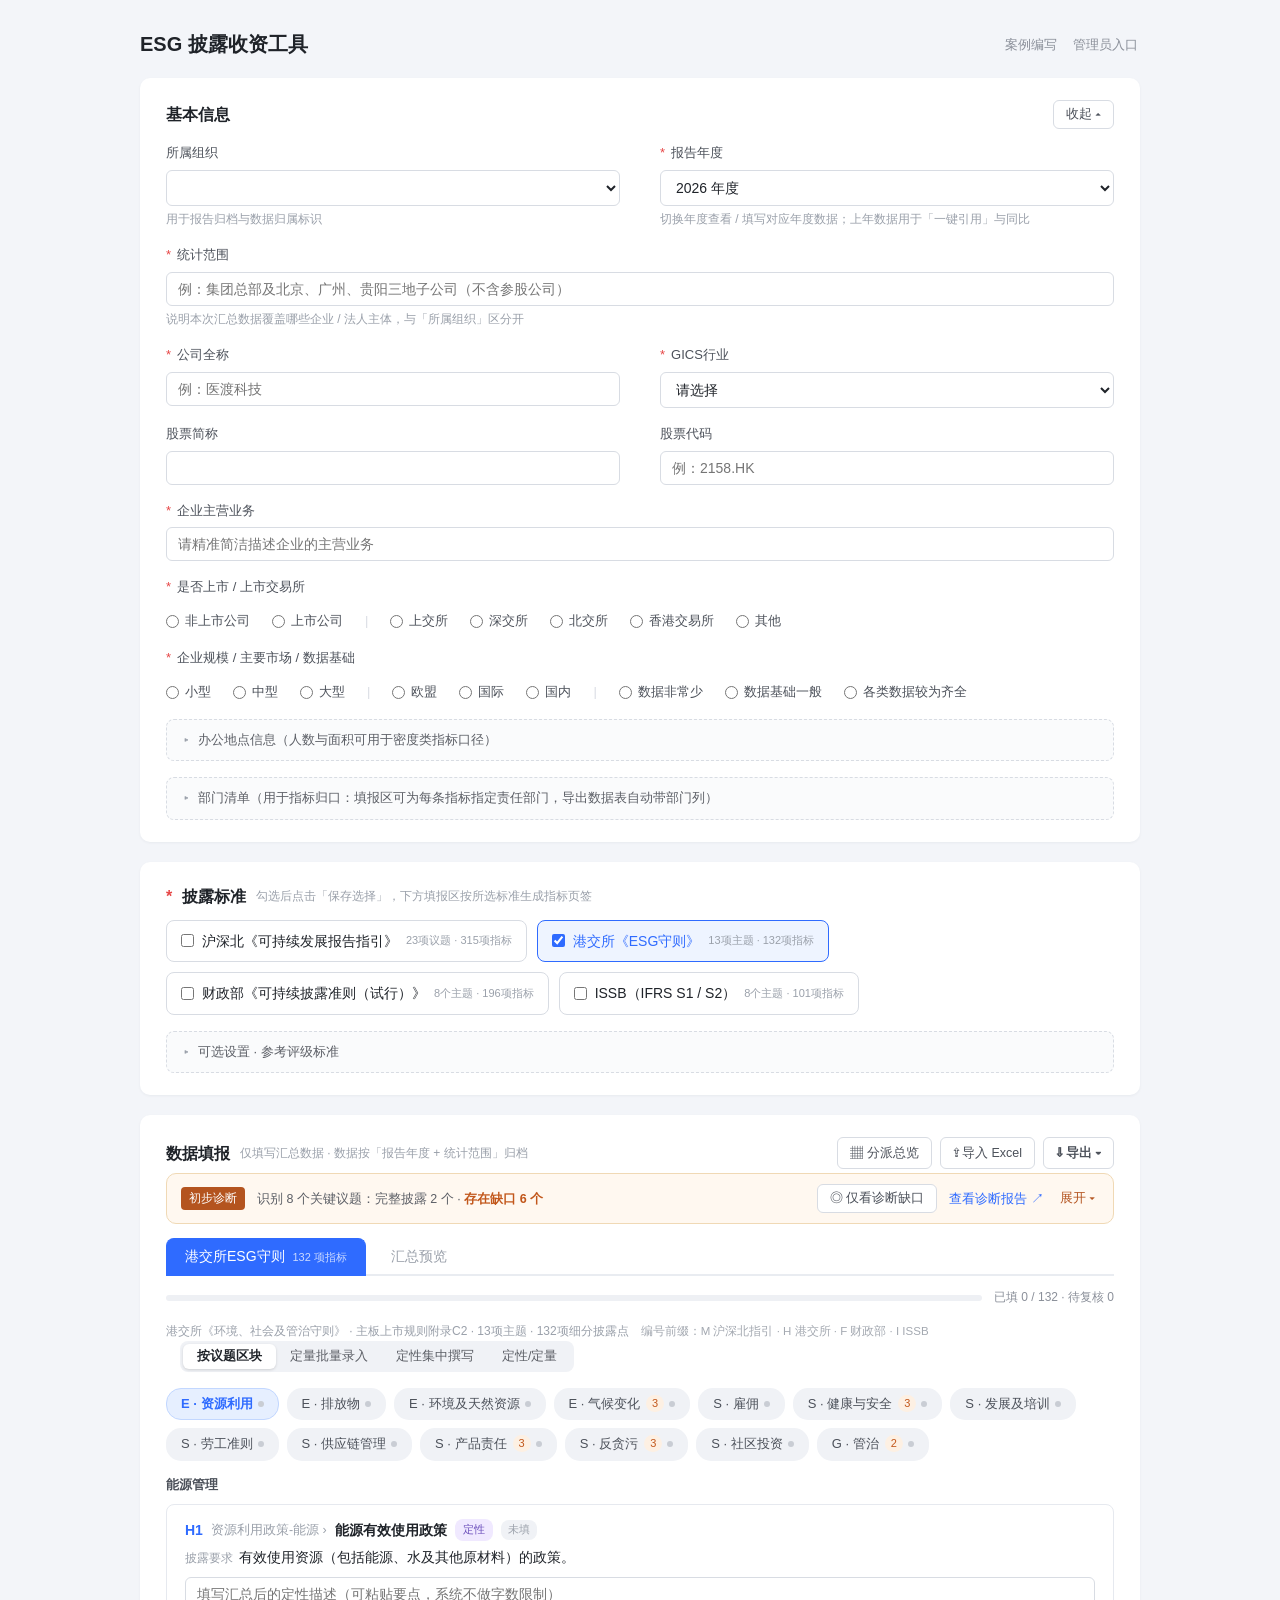
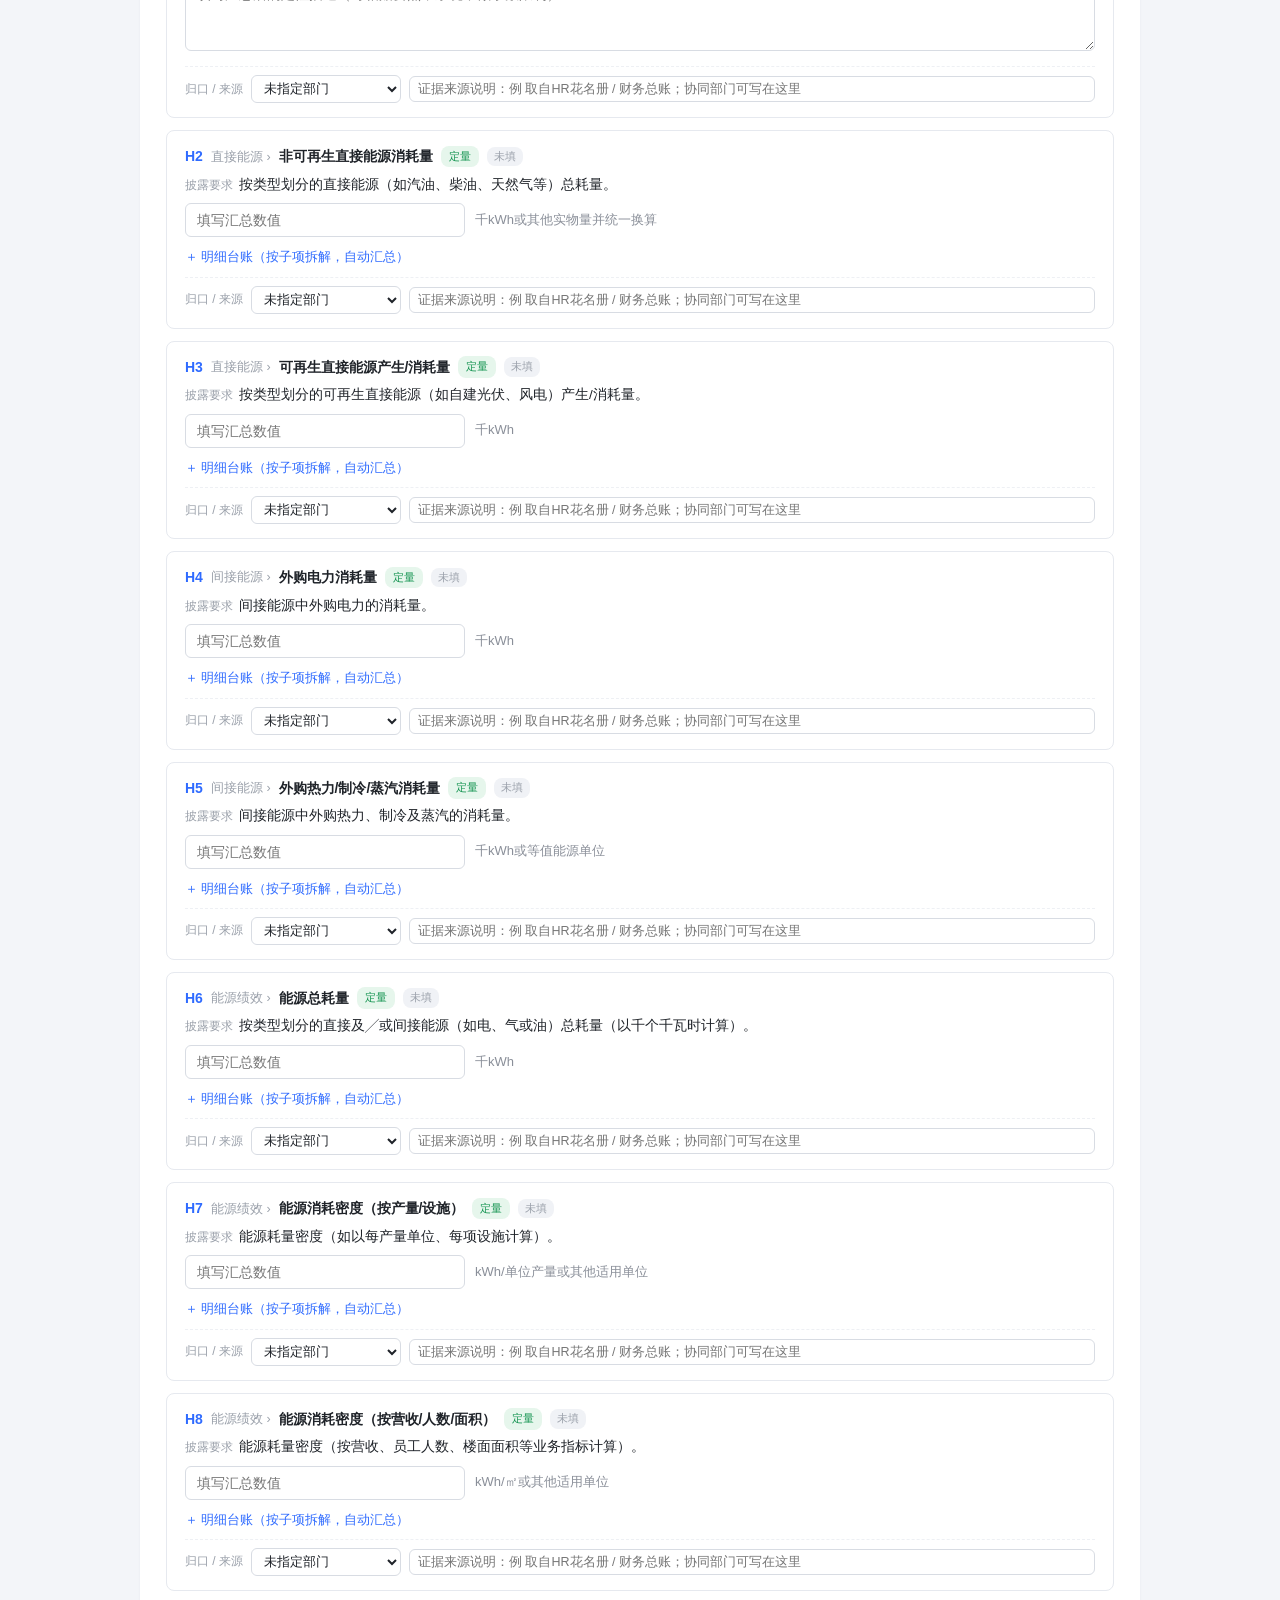
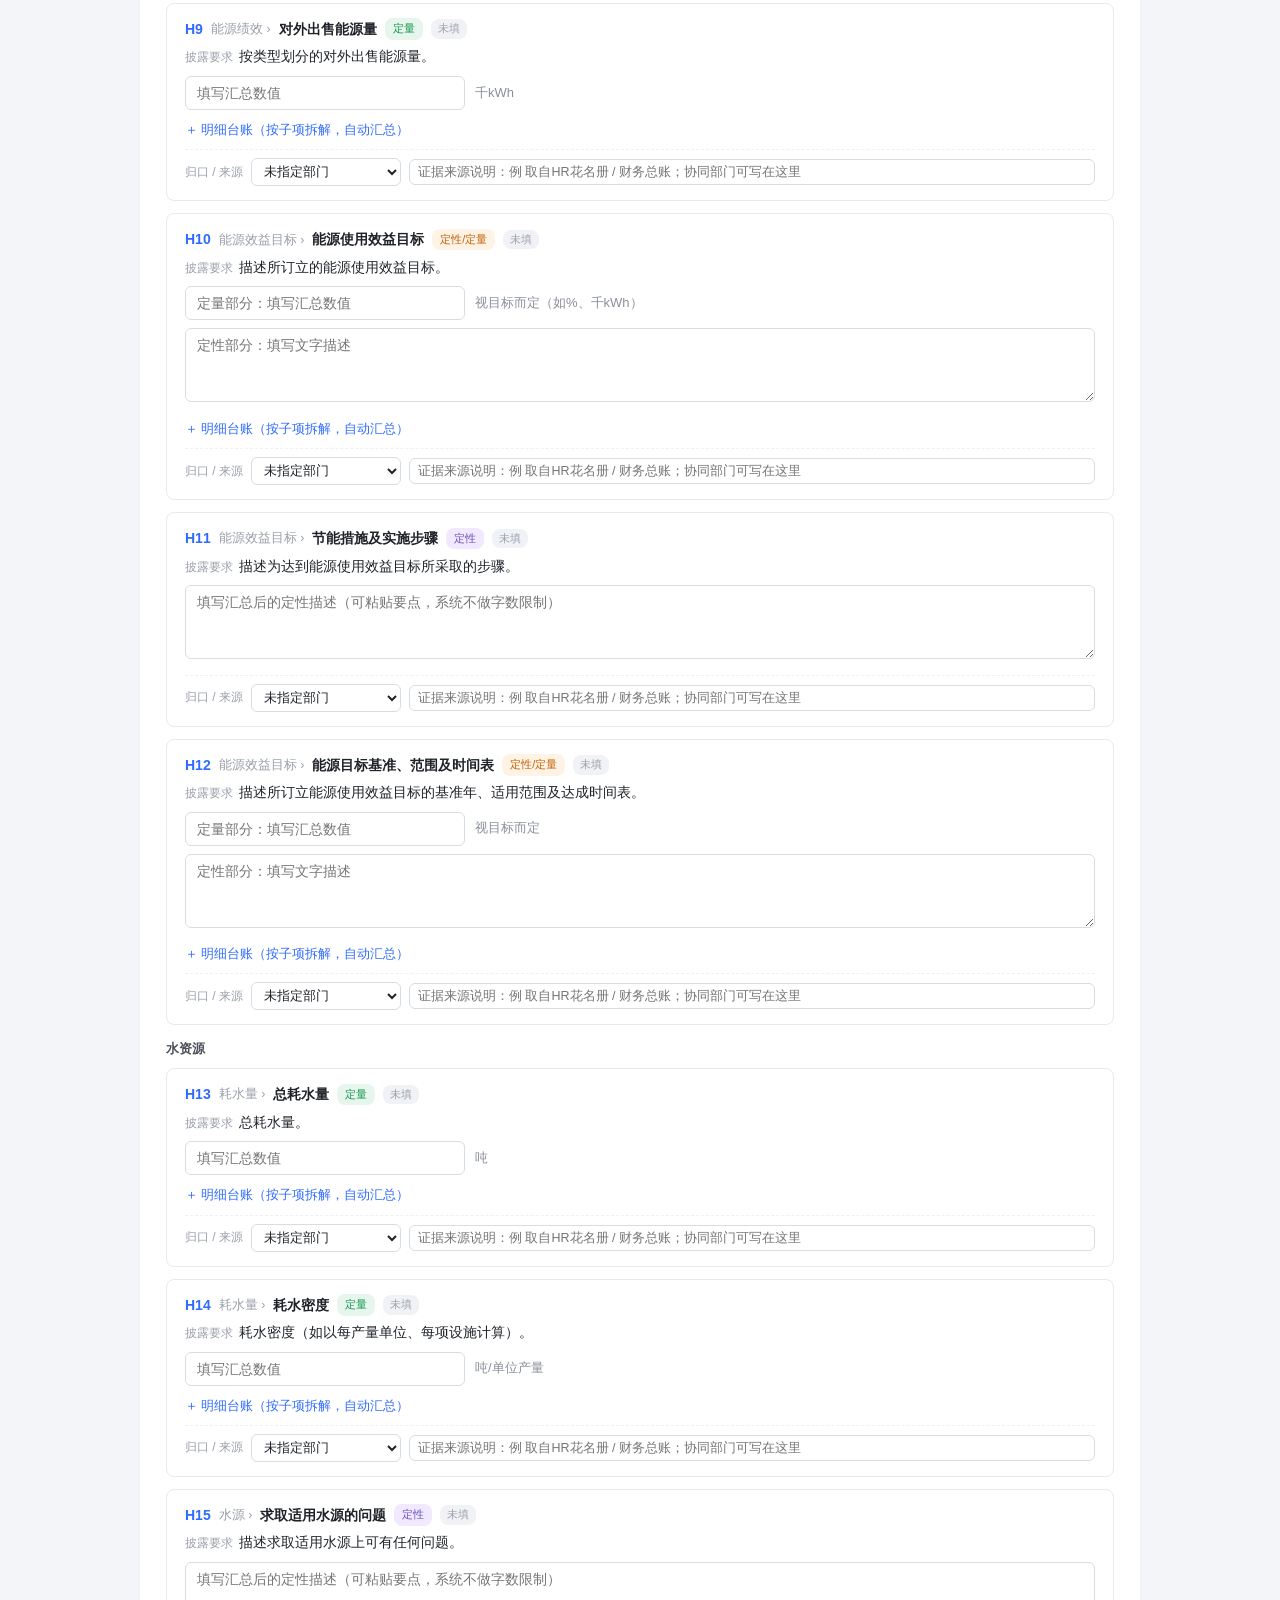
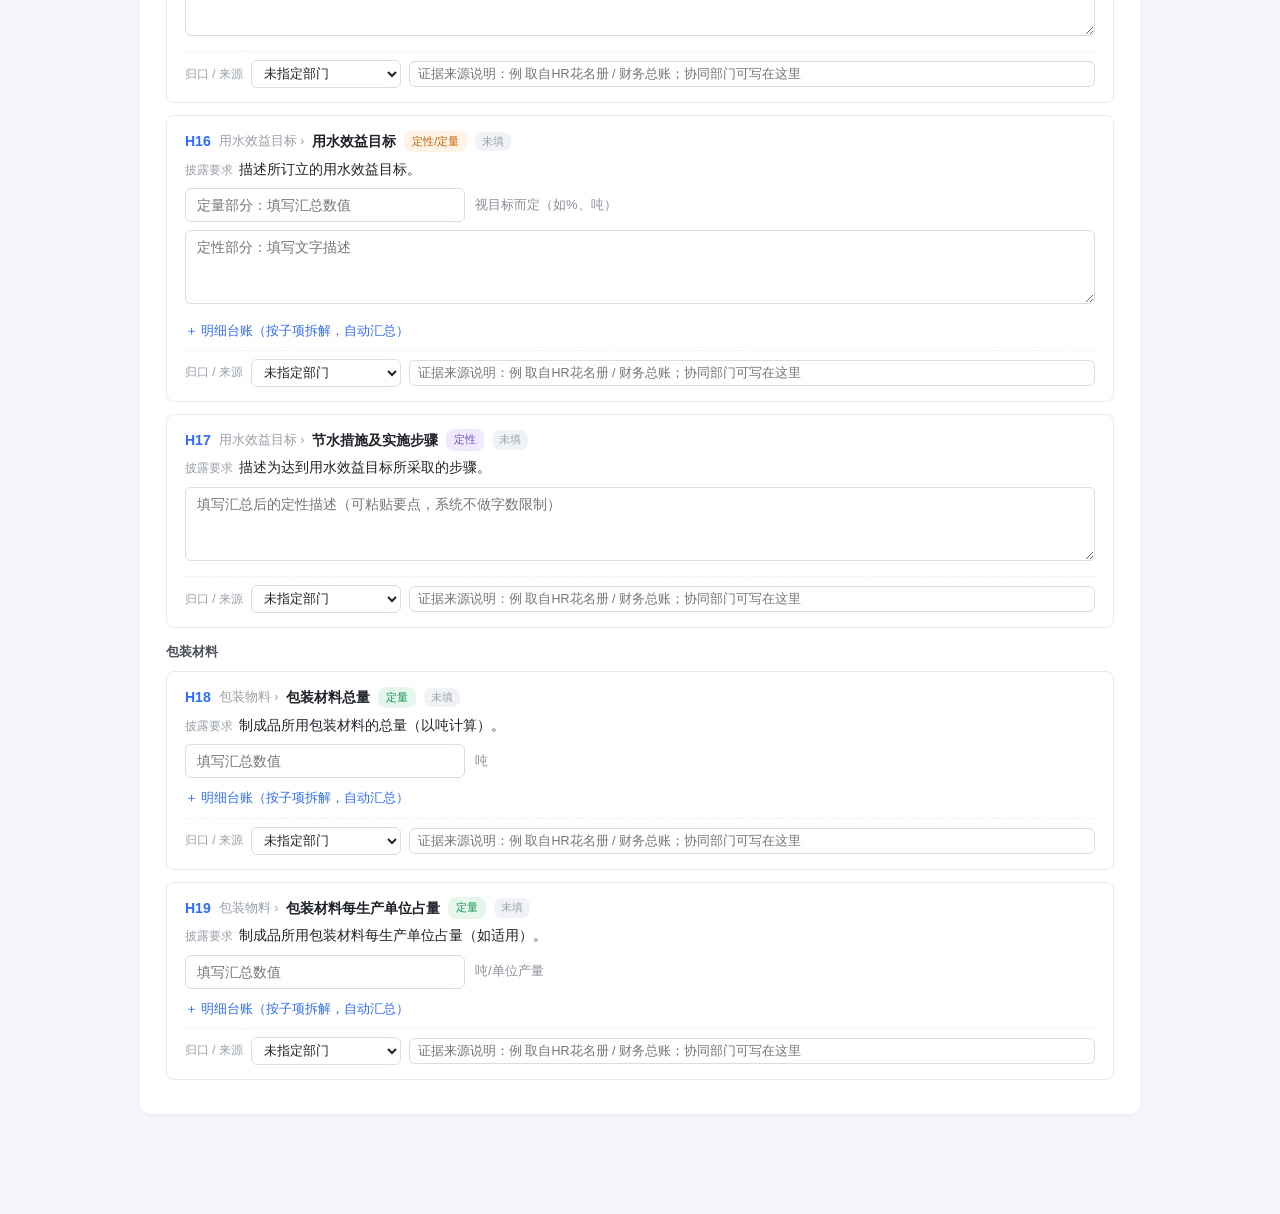
<file: index.html>
<!DOCTYPE html>
<html lang="zh-CN">
<head>
<meta charset="utf-8">
<meta name="viewport" content="width=device-width, initial-scale=1">
<title>ESG 披露收资工具</title>
<link rel="stylesheet" href="assets/styles.css">
</head>
<body>
<div class="wrap">

  <header class="page">
    <h1>ESG 披露收资工具</h1>
    <nav class="top-nav">
      <a href="cases.html">案例编写</a>
      <a href="admin.html" title="参考信息库（工具维护者）">管理员入口</a>
    </nav>
  </header>

  <!-- ============ 基本信息 ============ -->
  <section class="card" id="metaCard">
    <h2>基本信息 <span class="h2sub" id="metaSummary"></span>
      <span class="toolbar"><button class="tool-btn" id="btnMetaFold">收起 ▴</button></span>
    </h2>
    <div class="grid">
      <div class="field">
        <label>所属组织</label>
        <select class="select" id="f_org"><option>集团总部</option><option>华南分公司</option><option>华东分公司</option></select>
        <div class="note">用于报告归档与数据归属标识</div>
      </div>
      <div class="field">
        <label><span class="req">*</span>报告年度</label>
        <select class="select" id="f_year"></select>
        <div class="note">切换年度查看 / 填写对应年度数据；上年数据用于「一键引用」与同比</div>
      </div>
      <div class="field full">
        <label><span class="req">*</span>统计范围</label>
        <input class="input" id="f_scope" placeholder="例：集团总部及北京、广州、贵阳三地子公司（不含参股公司）">
        <div class="note">说明本次汇总数据覆盖哪些企业 / 法人主体，与「所属组织」区分开</div>
      </div>
      <div class="field">
        <label><span class="req">*</span>公司全称</label>
        <input class="input" id="f_company" placeholder="例：医渡科技">
      </div>
      <div class="field">
        <label><span class="req">*</span>GICS行业</label>
        <select class="select" id="f_gics">
          <option value="">请选择</option>
          <option>能源</option><option>原材料</option><option>工业</option>
          <option>可选消费</option><option>主要消费</option><option>医疗保健</option>
          <option>金融</option><option>信息技术</option><option>通信服务</option>
          <option>公用事业</option><option>房地产</option>
        </select>
      </div>
      <div class="field">
        <label>股票简称</label>
        <input class="input" id="f_stockName">
      </div>
      <div class="field">
        <label>股票代码</label>
        <input class="input" id="f_stockCode" placeholder="例：2158.HK">
      </div>
      <div class="field full">
        <label><span class="req">*</span>企业主营业务</label>
        <input class="input" id="f_biz" placeholder="请精准简洁描述企业的主营业务">
      </div>
      <div class="field full">
        <label><span class="req">*</span>是否上市 / 上市交易所</label>
        <div class="radios" id="r_listed">
          <label><input type="radio" name="listed" value="非上市公司">非上市公司</label>
          <label><input type="radio" name="listed" value="上市公司">上市公司</label>
          <span style="color:#d8dce3">|</span>
          <label><input type="radio" name="ex" value="上交所">上交所</label>
          <label><input type="radio" name="ex" value="深交所">深交所</label>
          <label><input type="radio" name="ex" value="北交所">北交所</label>
          <label><input type="radio" name="ex" value="香港交易所">香港交易所</label>
          <label><input type="radio" name="ex" value="其他">其他</label>
        </div>
      </div>
      <div class="field full">
        <label><span class="req">*</span>企业规模 / 主要市场 / 数据基础</label>
        <div class="radios" id="r_scale">
          <label><input type="radio" name="size" value="小型">小型</label>
          <label><input type="radio" name="size" value="中型">中型</label>
          <label><input type="radio" name="size" value="大型">大型</label>
          <span style="color:#d8dce3">|</span>
          <label><input type="radio" name="mkt" value="欧盟">欧盟</label>
          <label><input type="radio" name="mkt" value="国际">国际</label>
          <label><input type="radio" name="mkt" value="国内">国内</label>
          <span style="color:#d8dce3">|</span>
          <label><input type="radio" name="db" value="数据非常少">数据非常少</label>
          <label><input type="radio" name="db" value="数据基础一般">数据基础一般</label>
          <label><input type="radio" name="db" value="各类数据较为齐全">各类数据较为齐全</label>
        </div>
      </div>
    </div>
    <details class="optional" id="officeBox">
      <summary>办公地点信息（人数与面积可用于密度类指标口径）</summary>
      <div class="optional-body">
        <table class="office-table">
          <thead><tr><th>地点</th><th>办公面积（平方米）</th><th>人数</th><th>备注</th><th style="width:50px"></th></tr></thead>
          <tbody id="officeBody"></tbody>
        </table>
        <button class="tool-btn" id="btnAddOffice" style="margin-top:8px">＋ 新增办公地点</button>
      </div>
    </details>
    <details class="optional" id="deptBox">
      <summary>部门清单（用于指标归口：填报区可为每条指标指定责任部门，导出数据表自动带部门列）</summary>
      <div class="optional-body">
        <table class="office-table">
          <thead><tr><th>部门名称</th><th>联系人（选填）</th><th>备注</th><th style="width:50px"></th></tr></thead>
          <tbody id="deptBody"></tbody>
        </table>
        <button class="tool-btn" id="btnAddDept" style="margin-top:8px">＋ 新增部门</button>
      </div>
    </details>
  </section>

  <!-- ============ 披露标准 ============ -->
  <section class="card">
    <h2><span class="req">*</span>披露标准 <span class="h2sub">勾选后点击「保存选择」，下方填报区按所选标准生成指标页签</span></h2>
    <div class="checks" id="stdChecks">
      <label class="std-check"><input type="checkbox" value="exchange">沪深北《可持续发展报告指引》<span class="meta">23项议题 · 315项指标</span></label>
      <label class="std-check on"><input type="checkbox" value="hkex" checked>港交所《ESG守则》<span class="meta">13项主题 · 132项指标</span></label>
      <label class="std-check"><input type="checkbox" value="mof">财政部《可持续披露准则（试行）》<span class="meta">8个主题 · 196项指标</span></label>
      <label class="std-check"><input type="checkbox" value="issb">ISSB（IFRS S1 / S2）<span class="meta">8个主题 · 101项指标</span></label>
    </div>

    <div class="std-gate" id="stdGate" style="display:none">
      <span class="sg-txt"></span>
      <button class="tool-btn sg-save" onclick="saveStdSel()">保存选择</button>
    </div>

    <details class="optional">
      <summary>可选设置 · 参考评级标准</summary>
      <div class="optional-body" id="optRatings">
        <div class="note" style="margin-bottom:8px">可复选：</div>
        <label class="opt-check"><input type="checkbox" value="MSCI">MSCI</label>
        <label class="opt-check"><input type="checkbox" value="CSA（标普）">CSA（标普）</label>
        <label class="opt-check"><input type="checkbox" value="FTSE Russell">FTSE Russell</label>
        <label class="opt-check"><input type="checkbox" value="CDP">CDP</label>
        <label class="opt-check"><input type="checkbox" value="EcoVadis">EcoVadis</label>
        <label class="opt-check"><input type="checkbox" value="中证">中证</label>
        <label class="opt-check"><input type="checkbox" value="恒生">恒生</label>
        <label class="opt-check"><input type="checkbox" value="Wind">Wind</label>
      </div>
    </details>
  </section>

  <!-- ============ 数据填报 ============ -->
  <section class="card" id="fill">
    <h2>数据填报 <span class="h2sub">仅填写汇总数据 · 数据按「报告年度 + 统计范围」归档</span>
      <span class="toolbar">
        <button class="tool-btn" id="btnDeptDash" title="按部门查看归口与填报进度，列出未归口指标">▦ 分派总览</button>
        <button class="tool-btn" id="btnImport" title="支持填报底稿与收资清单两种格式，冲突会列出确认">⇪ 导入 Excel</button>
        <details class="export-menu" id="exportMenu">
          <summary class="tool-btn">⇩ 导出 ▾</summary>
          <div class="em-list">
            <button id="btnExport">填报底稿（按标准分表，可再导入）</button>
            <button id="btnExportData">数据表＋收资清单（含部门归口）</button>
          </div>
        </details>
        <input type="file" id="fileInput" accept=".xlsx,.xls" style="display:none">
      </span>
    </h2>
    <div id="deptDash" class="dept-dash" style="display:none"></div>
    <div id="diagBar"></div>
    <div class="tabzone">
      <div class="std-tabs" id="stdTabs"></div>
      <div id="pgSlot"></div>
      <div id="stdBody">
        <div class="std-desc" id="stdDesc"></div>
        <div class="topic-row" id="topicRow"></div>
        <div id="itemList"></div>
      </div>
    </div>
  </section>

</div>

<script src="vendor/xlsx.full.min.js"></script>
<script src="assets/data.js"></script>
<script src="assets/app.js"></script>

</body>
</html>
</file>
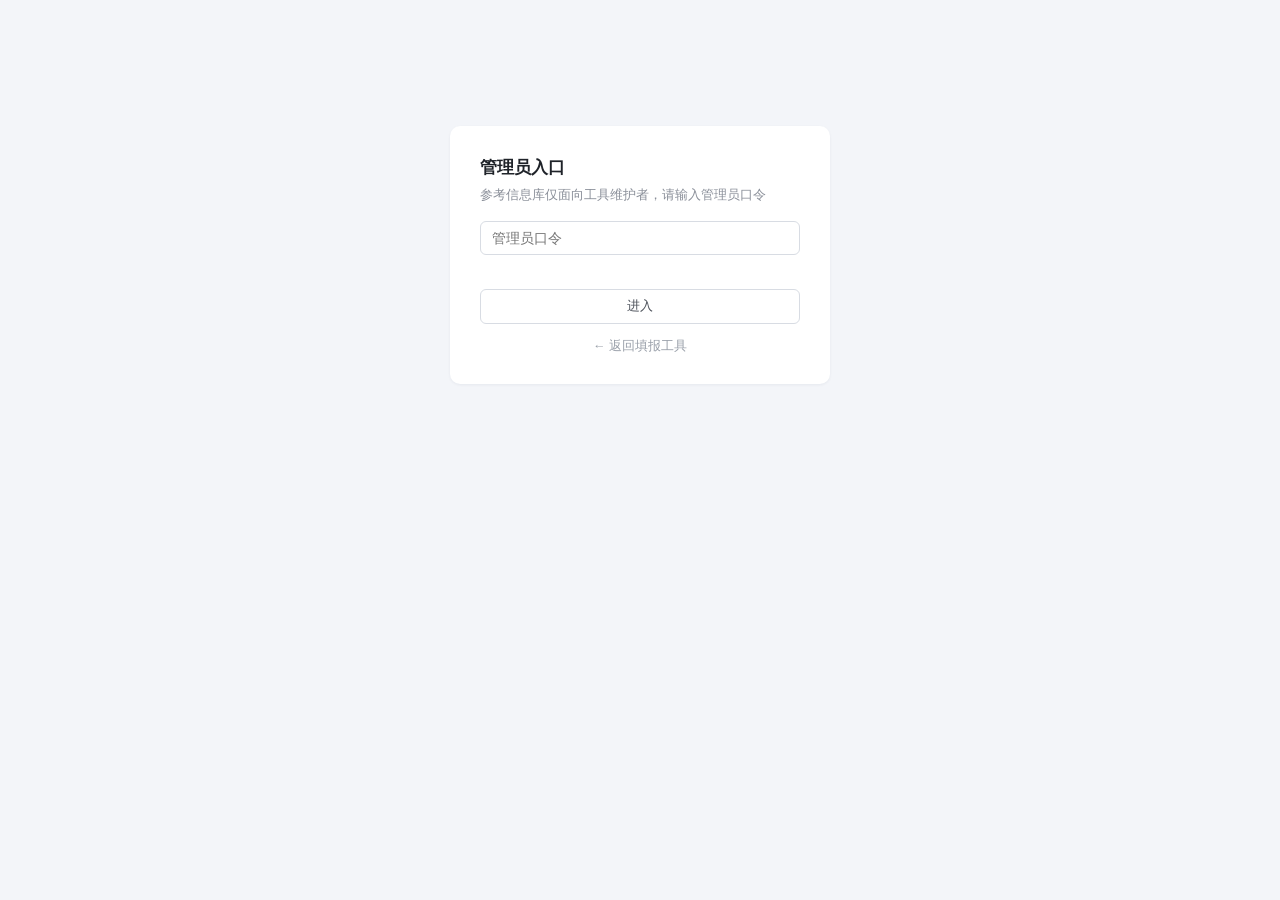
<file: admin.html>
<!DOCTYPE html>
<html lang="zh-CN">
<head>
<meta charset="utf-8">
<meta name="viewport" content="width=device-width, initial-scale=1">
<title>管理员 · 参考信息库 — ESG 披露收资工具</title>
<link rel="stylesheet" href="assets/styles.css">
<style>
  /* ---------- 管理员口令门 ---------- */
  .adm-gate{max-width:380px;margin:14vh auto 0;background:#fff;border-radius:10px;padding:28px 30px;box-shadow:0 1px 3px rgba(15,30,60,.06)}
  .adm-gate h1{font-size:17px;font-weight:600;margin-bottom:4px}
  .adm-gate .sub{font-size:12.5px;color:#8a8f99;margin-bottom:16px}
  .adm-gate .input{margin-bottom:10px}
  .adm-err{color:#d4380d;font-size:12.5px;min-height:18px;margin-bottom:6px}
  .adm-gate .tool-btn{width:100%;padding:8px 0}
  .adm-gate .back{display:block;text-align:center;margin-top:12px;font-size:12.5px;color:#9aa0aa;text-decoration:none}
  .adm-gate .back:hover{color:#2f6bff}

  /* ---------- 头部 ---------- */
  header.page{position:relative}
  header.page .adm-badge{font-size:11px;padding:2px 9px;border-radius:9px;background:#1f2329;color:#fff;font-weight:500;vertical-align:2px;margin-left:8px}
  header.page .sub a{color:#2f6bff;text-decoration:none}
  header.page .backhome{position:absolute;right:2px;top:6px;font-size:12.5px;color:#8a8f99;text-decoration:none}
  header.page .backhome:hover{color:#2f6bff}

  /* ---------- 表单 ---------- */
  .tag-input-row{display:flex;gap:10px;align-items:center}
  .tag-input-row .input{flex:1}
  .tag-presets{display:flex;gap:6px;flex-wrap:wrap;margin-top:6px}
  .tag-pre{font-size:11.5px;padding:2px 10px;border-radius:10px;border:1px solid #d8dce3;color:#5c5f66;cursor:pointer;background:#fff;user-select:none}
  .tag-pre:hover{border-color:#2f6bff;color:#2f6bff}
  .form-btns{display:flex;gap:10px;margin-top:16px}
  .btn-primary{border:none;background:#2f6bff;color:#fff;border-radius:6px;padding:7px 22px;font-size:13px;cursor:pointer;font-family:inherit}
  .btn-primary:hover{background:#1f59e0}
  #formCard.editing{border:1.5px solid #2f6bff}

  /* ---------- 筛选条 ---------- */
  .filter-bar{display:flex;gap:10px;align-items:center;flex-wrap:wrap;margin:12px 0 4px}
  .filter-bar .input{max-width:260px}
  .chips{display:flex;gap:6px;flex-wrap:wrap}
  .chip{font-size:12px;padding:3px 12px;border-radius:12px;background:#f0f2f6;color:#4c515a;cursor:pointer;border:1px solid transparent;user-select:none}
  .chip:hover{color:#2f6bff}
  .chip.on{background:#e6efff;color:#2f6bff;font-weight:600;border-color:#c2d7ff}

  /* ---------- 条目卡片 ---------- */
  .ref{border:1px solid #e6e9ef;border-radius:8px;padding:13px 16px;margin-top:12px;transition:.15s}
  .ref:hover{border-color:#c2d7ff}
  .ref-hd{display:flex;align-items:center;gap:8px;flex-wrap:wrap}
  .ref-title{font-weight:600;font-size:14px;color:#1f2329}
  .ref-tag{font-size:11px;padding:2px 9px;border-radius:9px;white-space:nowrap;background:#e6efff;color:#2f6bff}
  .ref-tag.t-监管相关更新{background:#fdeeee;color:#d4380d}
  .ref-tag.t-国外工具参考{background:#e6f6ec;color:#12934f}
  .ref-tag.t-专业解读{background:#f0e9ff;color:#6b4fbb}
  .ref-date{font-size:12px;color:#9aa0aa;margin-left:auto;white-space:nowrap}
  .ref-note{font-size:13px;color:#4c515a;margin-top:7px;white-space:pre-wrap;line-height:1.65}
  .ref-ft{display:flex;align-items:center;gap:14px;margin-top:9px}
  .ref-url{font-size:12px;color:#2f6bff;text-decoration:none;word-break:break-all}
  .ref-url:hover{text-decoration:underline}
  .ref-ops{margin-left:auto;display:flex;gap:10px;white-space:nowrap}
  .ref-ops button{background:none;border:none;font-size:12.5px;color:#8a8f99;cursor:pointer;padding:2px 4px;font-family:inherit}
  .ref-ops button:hover{color:#2f6bff}
  .ref-ops .del:hover{color:#d4380d}
  .empty-hint{padding:30px 0}
</style>
</head>
<body>

<!-- ============ 口令门 ============ -->
<div class="adm-gate" id="gate">
  <h1>管理员入口</h1>
  <div class="sub">参考信息库仅面向工具维护者，请输入管理员口令</div>
  <input class="input" id="pwd" type="password" placeholder="管理员口令" autocomplete="off">
  <div class="adm-err" id="pwdErr"></div>
  <button class="tool-btn" id="btnEnter">进入</button>
  <a class="back" href="index.html">← 返回填报工具</a>
</div>

<!-- ============ 主界面 ============ -->
<div class="wrap" id="app" style="display:none">

  <header class="page">
    <h1>参考信息库<span class="adm-badge">管理员</span></h1>
    <div class="sub">归档监管动态、海外工具与专业解读，作为本工具迭代完善的参考依据 · 数据保存在本浏览器 localStorage，可用「导出」备份 / 共享</div>
    <a class="backhome" href="index.html">← 返回填报工具</a>
  </header>

  <!-- 新增 / 编辑 -->
  <section class="card" id="formCard">
    <h2 id="formTitle">新增参考条目</h2>
    <div class="grid">
      <div class="field full">
        <label><span class="req">*</span>标题</label>
        <input class="input" id="f_title" placeholder="例：证监会《上市公司可持续发展报告电子化规范》逐条解析">
      </div>
      <div class="field full">
        <label><span class="req">*</span>原文链接</label>
        <input class="input" id="f_url" placeholder="https://…">
      </div>
      <div class="field">
        <label>时间</label>
        <input class="input" id="f_date" type="date">
        <div class="note">发布日期或收录日期</div>
      </div>
      <div class="field">
        <label><span class="req">*</span>性质标签</label>
        <div class="tag-input-row">
          <input class="input" id="f_tag" list="tagList" placeholder="选择或自定义">
          <datalist id="tagList"></datalist>
        </div>
        <div class="tag-presets" id="tagPresets"></div>
      </div>
      <div class="field full">
        <label>摘要 / 对工具的启示</label>
        <textarea class="ta" id="f_note" placeholder="要点摘录，以及对本工具迭代方向的参考意义"></textarea>
      </div>
    </div>
    <div class="form-btns">
      <button class="btn-primary" id="btnSave">保存条目</button>
      <button class="tool-btn" id="btnCancel" style="display:none">取消编辑</button>
    </div>
  </section>

  <!-- 列表 -->
  <section class="card">
    <h2>条目列表 <span class="h2sub" id="cntTxt"></span>
      <span class="toolbar">
        <button class="tool-btn" id="btnExport">⇩ 导出 JSON</button>
        <button class="tool-btn" id="btnImport">⇪ 导入 JSON</button>
        <input type="file" id="fileInput" accept=".json" style="display:none">
      </span>
    </h2>
    <div class="filter-bar">
      <input class="input" id="f_kw" placeholder="搜索标题 / 摘要 / 链接">
      <div class="chips" id="chips"></div>
    </div>
    <div id="list"></div>
  </section>

</div>

<script>
/* ================= 配置 ================= */
const ADMIN_PWD = 'esg2026';              // 管理员口令（静态站点仅作入口隔离，防君子不防小人，勿放敏感信息）
const LS_KEY    = 'esgTool.adminRefs.v1';
const TAG_PRESETS = ['监管相关更新','国外工具参考','专业解读','评级动态','同业实践','其他'];

/* 预置种子数据（首次使用时载入） */
const SEED = [
  {
    id: 'seed-jrt0356',
    title: '青悦数据：证监会《上市公司可持续发展报告电子化规范》（JR/T 0356—2026）解析',
    url: 'https://mp.weixin.qq.com/s/yWUEzQWzFzN0P4il9n27uQ',
    date: '2026-10-30',
    tag: '专业解读',
    note: '证监会公告〔2026〕13号发布、同日施行。A股可持续报告首套机器可读的「数据层」标准：4 套 XBRL 分类标准（srgi/sred/srsd/srgd）、298 个元素（核心 259 + 鼓励 39）、独立 XML 实例文档（不同于欧盟 iXBRL 内嵌路线）。\n要点：报告本体需附「指标—本期—上期」ESG 数据表；元素名发布后冻结，形成稳定元素 ID；56 个「是否」型布尔元素是硬承诺，需配证据索引。\n对工具启示：① 指标库可加 JR/T 0356 元素映射字段（沪深北指引与核心元素同源，映射成本低）；② 「证据来源」字段优先级提升；③ 导出可演进为 XBRL 实例文档 / 标准数据表。'
  },
  {
    id: 'seed-nasdaq-lens',
    title: 'Nasdaq Lens Disclosure Agents（AI 披露代理套件）',
    url: 'https://www.nasdaq.com/products/lens/disclosure-agents',
    date: '2026-10-31',
    tag: '国外工具参考',
    note: '纳斯达克 ESG 披露 AI 代理：Research（多标准检索研究）/ Drafting（披露起草）/ Gap Analysis（差距分析）三件套。特点是来源可追溯（source-linked）、产出可复核、内置同业对标。\n对工具启示：P0 增加「证据来源」字段（对标 source-linked）；P1 缺口优先级排序 + AI 起草定性披露（保留人工复核节点）；P2 轻量同业对标。'
  },
  {
    id: 'seed-msc-ai-strategy',
    title: 'MSC 咨询：AI 可持续发展战略（流程、交付物与服务产品化参考）',
    url: 'https://aiesg.msc-world.com/?sessionid=',
    date: '2026-11-03',
    tag: '同业实践',
    note: '定位：将可持续发展战略咨询拆成「数据库 + AI 分析 + 顾问与管理层决策」，官网以预约诊断承接项目；未展示客户自行生成完整战略的操作入口。四层资料包括国际框架、公开评级方法论、行业议题与企业实践。\n流程：第1天提供业务目标、已有披露和数据，开展管理层及部门访谈；第2—3天完成同行对标、评级差距、议题排序及五件初稿；第4—5天核查证据和假设、选择方向、定稿确认。宣称交付后持续提示法规、评级方法及市场变化对判断的影响。\n五件交付物：① 对标矩阵——治理、气候、包装、供应链、披露等维度的同行差距；② 议题热力图——财务与影响双重重要性、利益相关方关注度及优先级；③ 战略房子——愿景、目标、三大支柱、举措、指标与责任部门；④ 投入产出规划——三年投入回报、回收期、敏感性及假设；⑤ 三年实施地图——评级披露、产品包装、运营减碳、供应链、品牌沟通、数据系统六条任务线与季度里程碑。\n持续服务：每周奖项与发言机会清单、竞品与议题趋势简报，以及AI利益相关方访谈和授权看板。服务分层：起步约1周；上市公司1—2周；出海2—3周。\n宣传点（机构自述）：一周交付、成本降低80%、50万家企业实践；每个判断带来源、顾问复核、客户非公开数据不入库。匿名消费品案例宣称从300万元/4个月降至60万元/1周，并带来评级、海外渠道等成果；以上规模、效率及成效尚未独立验证。\n对工具启示：把「披露诊断/同行差距 → 重点改善事项 → 责任部门与年度行动计划」串起来；为结论保留证据来源与人工复核；围绕客户决策说明交付价值。投入产出测算应待企业数据及核算依据充分后再加入。\n核查提示：文章标题的「1/10投入」与官网「费用五分之一」口径不同；示例图为演示数据，投入产出图部分年度净额不一致，须独立复算；双语展示不等于已承诺所有交付文件均为双语。\n来源：2026-11-03直接查阅官网文字、五件交付物示例与三项工具；微信文章内容参考所提供的AI提取稿，尚未直接核对16张原图。文章发布日期据该提取稿为2026-11-02。原文：https://mp.weixin.qq.com/s/wr4N8xFvFZztoSTB3ZG0UA'
  }
];

/* ================= 数据层 ================= */
let refs = [];
let editingId = null;
let kw = '';
let tagFilter = '全部';

function load(){
  let stored;
  try{ stored = JSON.parse(localStorage.getItem(LS_KEY)); }catch(e){ stored = null; }
  refs = Array.isArray(stored) ? stored : SEED.map(r=>({...r}));

  // 为已有信息库补入本次参考；不覆盖编辑，且删除后不在刷新时重建。
  const migrationKey = LS_KEY + '.seed-msc-ai-strategy-v1';
  if(!localStorage.getItem(migrationKey)){
    const entry = SEED.find(r=>r.id==='seed-msc-ai-strategy');
    const knownUrls = ['https://aiesg.msc-world.com', 'https://mp.weixin.qq.com/s/wr4N8xFvFZztoSTB3ZG0UA'];
    const alreadyExists = refs.some(r=>{
      if(r.id===entry.id) return true;
      try{
        const url = new URL(r.url);
        return knownUrls.includes(url.origin + url.pathname.replace(/\/$/, ''));
      }catch(e){ return false; }
    });
    if(!alreadyExists) refs.push({...entry});
    save();
    localStorage.setItem(migrationKey, '1');
  }else if(!Array.isArray(stored)){
    save();
  }
}
function save(){ localStorage.setItem(LS_KEY, JSON.stringify(refs)); }
function esc(s){ return String(s==null?'':s).replace(/[&<>"']/g, c=>({'&':'&amp;','<':'&lt;','>':'&gt;','"':'&quot;',"'":'&#39;'}[c])); }
function uid(){ return 'r' + Date.now().toString(36) + Math.random().toString(36).slice(2,7); }

/* ================= 口令门 ================= */
function tryEnter(){
  const v = document.getElementById('pwd').value.trim();
  if(v === ADMIN_PWD){
    sessionStorage.setItem('esgAdmin.ok','1');
    showApp();
  }else{
    document.getElementById('pwdErr').textContent = '口令不正确';
    document.getElementById('pwd').value = '';
  }
}
function showApp(){
  document.getElementById('gate').style.display = 'none';
  document.getElementById('app').style.display = '';
  renderAll();
}

/* ================= 表单 ================= */
function resetForm(){
  editingId = null;
  document.getElementById('formTitle').textContent = '新增参考条目';
  document.getElementById('formCard').classList.remove('editing');
  ['f_title','f_url','f_tag','f_note'].forEach(id=>document.getElementById(id).value='');
  document.getElementById('f_date').value = new Date().toISOString().slice(0,10);
  document.getElementById('btnCancel').style.display = 'none';
}
function saveEntry(){
  const title = document.getElementById('f_title').value.trim();
  const url   = document.getElementById('f_url').value.trim();
  const date  = document.getElementById('f_date').value;
  const tag   = document.getElementById('f_tag').value.trim();
  const note  = document.getElementById('f_note').value.trim();
  if(!title || !url || !tag){ alert('标题、原文链接、性质标签为必填项'); return; }
  if(!/^https?:\/\//i.test(url)){ alert('原文链接需以 http(s):// 开头'); return; }
  if(editingId){
    const it = refs.find(r=>r.id===editingId);
    if(it) Object.assign(it, {title,url,date,tag,note});
  }else{
    refs.push({id:uid(), title, url, date, tag, note});
  }
  save(); resetForm(); renderAll();
}
function editEntry(id){
  const it = refs.find(r=>r.id===id); if(!it) return;
  editingId = id;
  document.getElementById('formTitle').textContent = '编辑条目';
  document.getElementById('formCard').classList.add('editing');
  document.getElementById('f_title').value = it.title;
  document.getElementById('f_url').value   = it.url;
  document.getElementById('f_date').value  = it.date || '';
  document.getElementById('f_tag').value   = it.tag;
  document.getElementById('f_note').value  = it.note || '';
  document.getElementById('btnCancel').style.display = '';
  document.getElementById('formCard').scrollIntoView({behavior:'smooth', block:'start'});
  document.getElementById('f_title').focus();
}
function delEntry(id){
  const it = refs.find(r=>r.id===id); if(!it) return;
  if(!confirm('删除条目「' + it.title + '」？')) return;
  refs = refs.filter(r=>r.id!==id);
  if(editingId===id) resetForm();
  save(); renderAll();
}

/* ================= 渲染 ================= */
function allTags(){
  const set = new Set(TAG_PRESETS);
  refs.forEach(r=>set.add(r.tag));
  return [...set];
}
function visibleRefs(){
  return refs
    .filter(r=> tagFilter==='全部' || r.tag===tagFilter)
    .filter(r=> !kw || (r.title+' '+r.note+' '+r.url).toLowerCase().includes(kw.toLowerCase()))
    .sort((a,b)=> (b.date||'').localeCompare(a.date||''));
}
function renderChips(){
  const tags = ['全部', ...allTags()];
  document.getElementById('chips').innerHTML = tags.map(t=>{
    const n = t==='全部' ? refs.length : refs.filter(r=>r.tag===t).length;
    return '<span class="chip'+(t===tagFilter?' on':'')+'" onclick="pickTag(\''+esc(t)+'\')">'+esc(t)+' '+n+'</span>';
  }).join('');
}
window.pickTag = function(t){ tagFilter = t; renderAll(); };

function renderList(){
  const list = visibleRefs();
  document.getElementById('cntTxt').textContent = '共 ' + refs.length + ' 条' + (tagFilter!=='全部'||kw ? ' · 筛选出 ' + list.length + ' 条' : '');
  const el = document.getElementById('list');
  if(!list.length){
    el.innerHTML = '<div class="empty-hint">没有匹配的条目，调整筛选或点击上方「新增参考条目」</div>';
    return;
  }
  el.innerHTML = list.map(r=>
    '<div class="ref">'
    + '<div class="ref-hd">'
    +   '<span class="ref-title">'+esc(r.title)+'</span>'
    +   '<span class="ref-tag t-'+esc(r.tag)+'">'+esc(r.tag)+'</span>'
    +   (r.date ? '<span class="ref-date">'+esc(r.date)+'</span>' : '')
    + '</div>'
    + (r.note ? '<div class="ref-note">'+esc(r.note)+'</div>' : '')
    + '<div class="ref-ft">'
    +   '<a class="ref-url" href="'+esc(r.url)+'" target="_blank" rel="noopener">'+esc(r.url)+'</a>'
    +   '<span class="ref-ops">'
    +     '<button onclick="editEntry(\''+r.id+'\')">编辑</button>'
    +     '<button class="del" onclick="delEntry(\''+r.id+'\')">删除</button>'
    +   '</span>'
    + '</div>'
    + '</div>'
  ).join('');
}
function renderTagPresets(){
  document.getElementById('tagPresets').innerHTML = TAG_PRESETS.map(t=>'<span class="tag-pre" onclick="document.getElementById(\'f_tag\').value=\''+t+'\'">'+t+'</span>').join('');
  document.getElementById('tagList').innerHTML = allTags().map(t=>'<option value="'+esc(t)+'">').join('');
}
function renderAll(){ renderTagPresets(); renderChips(); renderList(); }

/* ================= 导入 / 导出 ================= */
function exportJson(){
  const blob = new Blob([JSON.stringify(refs, null, 2)], {type:'application/json'});
  const a = document.createElement('a');
  a.href = URL.createObjectURL(blob);
  a.download = '参考信息库-' + new Date().toISOString().slice(0,10) + '.json';
  a.click();
  URL.revokeObjectURL(a.href);
}
function importJson(file){
  const rd = new FileReader();
  rd.onload = ()=>{
    try{
      const arr = JSON.parse(rd.result);
      if(!Array.isArray(arr)) throw 0;
      let added = 0;
      const urls = new Set(refs.map(r=>r.url));
      arr.forEach(r=>{
        if(!r || !r.title || !r.url || urls.has(r.url)) return;
        refs.push({id: r.id && !refs.some(x=>x.id===r.id) ? r.id : uid(),
          title:String(r.title), url:String(r.url), date:String(r.date||''),
          tag:String(r.tag||'其他'), note:String(r.note||'')});
        urls.add(r.url); added++;
      });
      save(); renderAll();
      alert('导入完成：新增 ' + added + ' 条（按链接去重）');
    }catch(e){ alert('导入失败：不是有效的 JSON 文件'); }
  };
  rd.readAsText(file);
}

/* ================= 事件绑定 ================= */
document.getElementById('btnEnter').onclick = tryEnter;
document.getElementById('pwd').addEventListener('keydown', e=>{ if(e.key==='Enter') tryEnter(); });
document.getElementById('btnSave').onclick = saveEntry;
document.getElementById('btnCancel').onclick = resetForm;
document.getElementById('f_kw').addEventListener('input', e=>{ kw = e.target.value.trim(); renderList(); renderChips(); });
document.getElementById('btnExport').onclick = exportJson;
document.getElementById('btnImport').onclick = ()=>document.getElementById('fileInput').click();
document.getElementById('fileInput').addEventListener('change', e=>{ if(e.target.files[0]) importJson(e.target.files[0]); e.target.value=''; });

/* ================= 启动 ================= */
load();
resetForm();
if(sessionStorage.getItem('esgAdmin.ok')==='1') showApp();
</script>

</body>
</html>
</file>
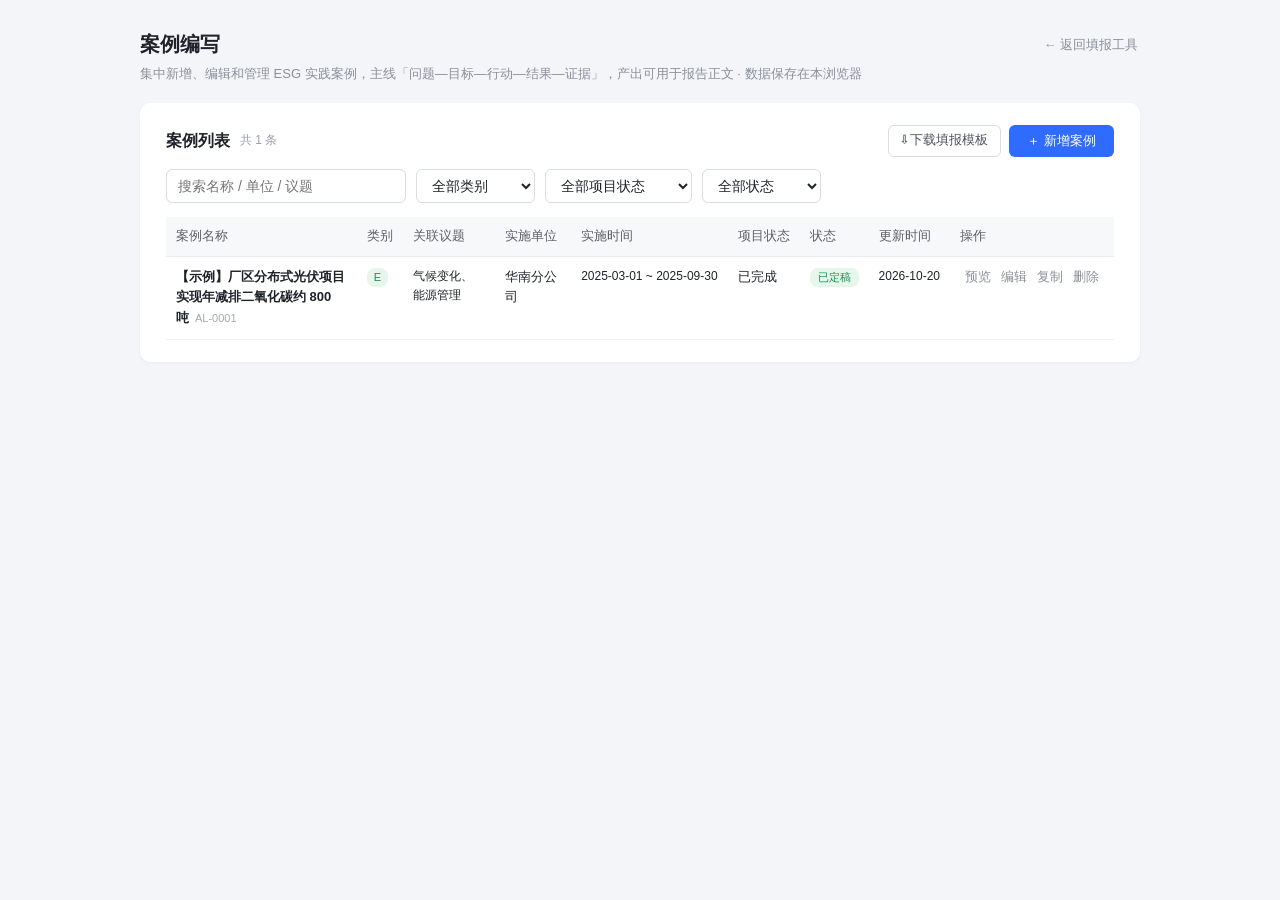
<file: cases.html>
<!DOCTYPE html>
<html lang="zh-CN">
<head>
<meta charset="utf-8">
<meta name="viewport" content="width=device-width, initial-scale=1">
<title>案例编写 — ESG 披露收资工具</title>
<link rel="stylesheet" href="assets/styles.css">
<style>
  /* ---------- 头部导航 ---------- */
  header.page{position:relative}
  header.page .backhome{position:absolute;right:2px;top:7px;font-size:12.5px;color:#8a8f99;text-decoration:none}
  header.page .backhome:hover{color:#2f6bff}

  /* ---------- 工具条 ---------- */
  .cs-toolbar{display:flex;gap:10px;align-items:center;flex-wrap:wrap;margin-top:12px}
  .cs-toolbar .input{max-width:240px}
  .cs-toolbar .select{width:auto;padding:7px 30px 7px 11px}
  .cs-toolbar .grow{flex:1}
  .btn-primary{border:none;background:#2f6bff;color:#fff;border-radius:6px;padding:7px 18px;font-size:13px;cursor:pointer;font-family:inherit;white-space:nowrap}
  .btn-primary:hover{background:#1f59e0}

  /* ---------- 案例列表 ---------- */
  table.cs-table{width:100%;border-collapse:collapse;margin-top:14px;font-size:13px}
  table.cs-table th{background:#f7f8fa;color:#5c5f66;font-weight:500;text-align:left;padding:9px 10px;border-bottom:1px solid #e9ecf1;white-space:nowrap}
  table.cs-table td{padding:10px;border-bottom:1px solid #f0f2f5;color:#1f2329;vertical-align:top}
  table.cs-table tr:hover td{background:#fafbfc}
  .cs-title{font-weight:600;cursor:pointer;color:#1f2329}
  .cs-title:hover{color:#2f6bff}
  .cs-no{font-size:11px;color:#a4a9b1;font-weight:400;margin-left:6px}
  .cs-cats .c-badge{display:inline-block;font-size:11px;padding:1px 7px;border-radius:8px;margin-right:4px;white-space:nowrap}
  .c-e{background:#e6f6ec;color:#12934f}
  .c-s{background:#e6efff;color:#2f6bff}
  .c-g{background:#f0e9ff;color:#6b4fbb}
  .cs-topics{font-size:12px;color:#8a8f99;max-width:180px}
  .cs-status{display:inline-block;font-size:11px;padding:1px 8px;border-radius:8px;white-space:nowrap}
  .st-draft{background:#fff3e6;color:#c25e00}
  .st-final{background:#e6f6ec;color:#12934f}
  .cs-ops{white-space:nowrap}
  .cs-ops button{background:none;border:none;font-size:12.5px;color:#8a8f99;cursor:pointer;padding:2px 5px;font-family:inherit}
  .cs-ops button:hover{color:#2f6bff}
  .cs-ops .del:hover{color:#d4380d}
  .cs-time{font-size:12px;color:#9aa0aa;white-space:nowrap}

  /* ---------- 弹窗 ---------- */
  .m-mask{position:fixed;inset:0;background:rgba(15,23,42,.42);z-index:50;display:flex;align-items:flex-start;justify-content:center;padding:4vh 16px}
  .m-box{background:#f3f5f9;border-radius:12px;width:920px;max-width:100%;max-height:92vh;display:flex;flex-direction:column;box-shadow:0 18px 50px rgba(15,23,42,.25)}
  .m-hd{display:flex;align-items:center;gap:10px;padding:14px 22px;background:#fff;border-radius:12px 12px 0 0;border-bottom:1px solid #eef0f4}
  .m-hd h3{font-size:15px;font-weight:600}
  .m-hd .m-no{font-size:12px;color:#9aa0aa}
  .m-hd .m-close{margin-left:auto;background:none;border:none;font-size:18px;color:#8a8f99;cursor:pointer;padding:2px 8px}
  .m-hd .m-close:hover{color:#1f2329}
  .m-bd{overflow-y:auto;padding:18px 22px}
  .m-ft{display:flex;gap:10px;padding:12px 22px;background:#fff;border-radius:0 0 12px 12px;border-top:1px solid #eef0f4;align-items:center}
  .m-ft .m-hint{font-size:12px;color:#9aa0aa}
  .m-ft .right{margin-left:auto;display:flex;gap:10px}

  .m-sec{background:#fff;border-radius:10px;padding:16px 20px;margin-bottom:14px}
  .m-sec h4{font-size:13.5px;font-weight:600;margin-bottom:10px;display:flex;align-items:center;gap:8px}
  .m-sec h4 .sn{display:inline-flex;width:20px;height:20px;border-radius:50%;background:#e6efff;color:#2f6bff;font-size:12px;align-items:center;justify-content:center}
  .m-sec details{border:none;background:transparent}
  .m-sec details summary{cursor:pointer;font-size:13.5px;font-weight:600;list-style:none;display:flex;align-items:center;gap:8px;user-select:none}
  .m-sec details summary::-webkit-details-marker{display:none}
  .m-sec details summary::before{content:"▸";color:#9aa0aa;transition:.15s}
  .m-sec details[open] summary::before{transform:rotate(90deg)}
  .m-grid{display:grid;grid-template-columns:1fr 1fr;gap:12px 24px;margin-top:6px}
  .m-grid .full{grid-column:1/-1}
  .m-grid label{display:block;font-size:12.5px;color:#4c515a;margin-bottom:5px}
  @media(max-width:720px){.m-grid{grid-template-columns:1fr}}

  .chip-group{display:flex;gap:8px;flex-wrap:wrap;padding-top:2px}
  .chip-check{border:1px solid #d8dce3;background:#fff;border-radius:14px;padding:3px 13px;font-size:12.5px;color:#5c5f66;cursor:pointer;user-select:none}
  .chip-check.on{border-color:#2f6bff;background:#eef4ff;color:#2f6bff;font-weight:500}
  .chip-add{display:flex;gap:6px;margin-top:8px}
  .chip-add .input{max-width:200px;padding:5px 10px;font-size:12.5px}

  /* 动态行 */
  .dyn{border:1px solid #e6e9ef;border-radius:8px;padding:12px 14px;margin-top:10px;position:relative}
  .dyn .dyn-x{position:absolute;right:10px;top:8px;background:none;border:none;color:#b0b5bd;cursor:pointer;font-size:14px}
  .dyn .dyn-x:hover{color:#d4380d}
  .dyn .dyn-no{font-size:12px;color:#9aa0aa;font-weight:600;margin-bottom:6px}
  table.mt{width:100%;border-collapse:collapse;margin-top:8px;font-size:12.5px}
  table.mt th{background:#f7f8fa;color:#5c5f66;font-weight:500;text-align:left;padding:6px 8px;white-space:nowrap}
  table.mt td{padding:3px 4px 3px 0}
  table.mt .input{padding:6px 8px;font-size:12.5px}
  .add-row{margin-top:10px}

  /* ---------- 预览 ---------- */
  .pv-doc{background:#fff;border-radius:10px;padding:26px 30px;font-size:13.5px;line-height:1.75}
  .pv-doc h2{font-size:17px;margin-bottom:2px}
  .pv-doc .pv-meta{color:#8a8f99;font-size:12.5px;margin-bottom:14px}
  .pv-doc h5{font-size:13.5px;color:#2f6bff;margin:16px 0 4px}
  .pv-doc p{margin:4px 0;white-space:pre-wrap}
  .pv-doc table{width:100%;border-collapse:collapse;margin-top:6px;font-size:12.5px}
  .pv-doc th{background:#f7f8fa;text-align:left;padding:6px 10px;border:1px solid #e9ecf1;color:#5c5f66;font-weight:500}
  .pv-doc td{padding:6px 10px;border:1px solid #eef0f4}
  .pv-doc .pv-act{margin:6px 0}
  .pv-doc .pv-act b{color:#1f2329}
</style>
</head>
<body>
<div class="wrap">

  <header class="page">
    <h1>案例编写</h1>
    <div class="sub">集中新增、编辑和管理 ESG 实践案例，主线「问题—目标—行动—结果—证据」，产出可用于报告正文 · 数据保存在本浏览器</div>
    <a class="backhome" href="index.html">← 返回填报工具</a>
  </header>

  <!-- ============ 工具条 + 列表 ============ -->
  <section class="card">
    <h2>案例列表 <span class="h2sub" id="cntTxt"></span>
      <span class="toolbar">
        <button class="tool-btn" id="btnTpl">⇩ 下载填报模板</button>
        <button class="btn-primary" id="btnNew">＋ 新增案例</button>
      </span>
    </h2>
    <div class="cs-toolbar">
      <input class="input" id="f_kw" placeholder="搜索名称 / 单位 / 议题">
      <select class="select" id="f_cat"><option value="">全部类别</option><option value="E">环境 E</option><option value="S">社会 S</option><option value="G">治理 G</option></select>
      <select class="select" id="f_ps"><option value="">全部项目状态</option></select>
      <select class="select" id="f_st"><option value="">全部状态</option><option value="draft">草稿</option><option value="final">已定稿</option></select>
    </div>
    <div id="listWrap"></div>
  </section>

</div>

<!-- ============ 编辑弹窗 ============ -->
<div class="m-mask" id="editMask" style="display:none">
  <div class="m-box">
    <div class="m-hd">
      <h3 id="mTitle">新增案例</h3>
      <span class="m-no" id="mNo"></span>
      <button class="m-close" id="mClose" title="关闭">✕</button>
    </div>
    <div class="m-bd">

      <div class="m-sec">
        <h4><span class="sn">1</span>基础信息</h4>
        <div class="m-grid">
          <div class="full"><label><span class="req">*</span>案例名称（建议 20—40 字，体现核心行动及成效）</label><input class="input" id="c_title"></div>
          <div class="full"><label><span class="req">*</span>ESG 类别（可多选）</label><div class="chip-group" id="c_esg"></div></div>
          <div class="full"><label>关联 ESG 议题（可多选，可自定义）</label><div class="chip-group" id="c_topics"></div>
            <div class="chip-add"><input class="input" id="c_topicCustom" placeholder="自定义议题"><button class="tool-btn" id="btnAddTopic">添加</button></div>
          </div>
          <div><label><span class="req">*</span>案例类型</label><select class="select" id="c_type"></select></div>
          <div><label><span class="req">*</span>项目状态</label><select class="select" id="c_status"></select></div>
          <div><label><span class="req">*</span>实施单位/部门</label><input class="input" id="c_unit" placeholder="牵头实施的公司、子公司或部门"></div>
          <div><label>实施地点</label><input class="input" id="c_loc" placeholder="国家、省市、园区、工厂或社区"></div>
          <div><label><span class="req">*</span>实施开始时间</label><input class="input" id="c_start" type="date"></div>
          <div><label>结束时间 <span style="color:#9aa0aa;font-weight:400">（勾选持续开展可留空）</span></label>
            <div style="display:flex;gap:10px;align-items:center"><input class="input" id="c_end" type="date" style="flex:1">
            <label style="margin:0;white-space:nowrap;font-size:12.5px;color:#4c515a"><input type="checkbox" id="c_ongoing"> 持续开展</label></div>
          </div>
        </div>
      </div>

      <div class="m-sec">
        <h4><span class="sn">2</span>背景与目标</h4>
        <div class="m-grid">
          <div class="full"><label><span class="req">*</span>背景与问题（建议 100—300 字，说明原因、面临的问题及利益相关方需求）</label><textarea class="ta" id="c_bg"></textarea></div>
          <div class="full"><label><span class="req">*</span>项目目标（有量化目标时写明目标值及期限）</label><textarea class="ta" id="c_goal" style="min-height:56px"></textarea></div>
        </div>
      </div>

      <div class="m-sec">
        <h4><span class="sn">3</span>主要行动（建议 2—5 项）</h4>
        <div id="actList"></div>
        <button class="tool-btn add-row" id="btnAddAct">＋ 新增行动</button>
      </div>

      <div class="m-sec">
        <h4><span class="sn">4</span>成果与影响</h4>
        <div class="m-grid">
          <div class="full"><label><span class="req">*</span>成果与影响（建议 100—300 字，环境/社会/治理/经营成效）</label><textarea class="ta" id="c_outcome"></textarea></div>
          <div class="full"><label>受益对象/利益相关方</label><input class="input" id="c_benef" placeholder="如：员工、客户、供应商、社区居民"></div>
          <div class="full"><label>创新亮点及可复制价值</label><textarea class="ta" id="c_innov" style="min-height:56px"></textarea></div>
        </div>
      </div>

      <div class="m-sec">
        <h4><span class="sn">5</span>量化成效指标（有数据时建议填写，含口径与来源）</h4>
        <table class="mt" id="mtTable">
          <thead><tr><th style="width:18%">指标名称</th><th>基准值</th><th>当期值</th><th style="width:9%">单位</th><th style="width:13%">统计期间</th><th style="width:14%">统计范围</th><th style="width:14%">数据来源</th><th style="width:34px"></th></tr></thead>
          <tbody id="mtBody"></tbody>
        </table>
        <button class="tool-btn add-row" id="btnAddMt">＋ 新增指标</button>
      </div>

      <div class="m-sec">
        <details id="extraSec">
          <summary><span class="sn" style="display:inline-flex;width:20px;height:20px;border-radius:50%;background:#e6efff;color:#2f6bff;font-size:12px;align-items:center;justify-content:center">6</span>补充信息（选填）</summary>
          <div class="m-grid">
            <div class="full"><label>合作机构</label><input class="input" id="c_partners" placeholder="政府、科研院所、公益组织、供应商等，多个用顿号分隔"></div>
            <div class="full"><label>困难与经验总结</label><textarea class="ta" id="c_diff" style="min-height:56px" placeholder="客观说明实施难点、限制及经验"></textarea></div>
            <div class="full"><label>后续计划</label><textarea class="ta" id="c_next" style="min-height:56px"></textarea></div>
            <div class="full"><label>公开来源链接</label><input class="input" id="c_links" placeholder="公司官网、新闻稿、政府或合作机构网页，多个用换行分隔"></div>
          </div>
        </details>
      </div>

      <div class="m-sec">
        <h4><span class="sn">7</span>佐证与内部管理</h4>
        <div class="m-grid">
          <div class="full"><label>数据口径及来源（有量化数据时必填：数据来源、计算方法、统计边界、是否经审核）</label><textarea class="ta" id="c_scope" style="min-height:56px"></textarea></div>
          <div><label>信息公开级别</label><select class="select" id="c_secrecy"><option>可公开</option><option>审核后公开</option><option>仅内部使用</option><option>涉密</option></select></div>
        </div>
      </div>

    </div>
    <div class="m-ft">
      <span class="m-hint" id="mHint">草稿只需填写案例名称；定稿需完成所有必填项</span>
      <span class="right">
        <button class="tool-btn" id="btnCancel">取消</button>
        <button class="tool-btn" id="btnSaveDraft">保存草稿</button>
        <button class="btn-primary" id="btnSaveFinal">保存并定稿</button>
      </span>
    </div>
  </div>
</div>

<!-- ============ 预览弹窗 ============ -->
<div class="m-mask" id="pvMask" style="display:none">
  <div class="m-box" style="width:820px">
    <div class="m-hd">
      <h3>案例预览</h3>
      <button class="m-close" id="pvClose" title="关闭">✕</button>
    </div>
    <div class="m-bd"><div class="pv-doc" id="pvDoc"></div></div>
    <div class="m-ft"><span class="m-hint">预览版式接近报告正文呈现，可复制文本使用</span>
      <span class="right"><button class="tool-btn" id="pvOk">关闭</button></span>
    </div>
  </div>
</div>

<script src="vendor/xlsx.full.min.js"></script>
<script>
/* ================= 配置 ================= */
const LS_KEY = 'esgTool.cases.v1';
const ESG_CATS = ['E','S','G'];
const CAT_NAME = {E:'环境 E', S:'社会 S', G:'治理 G'};
const TOPIC_PRESETS = ['气候变化','能源管理','循环经济','水资源','污染防治','生物多样性','员工发展','职业健康安全','供应链责任','产品质量与安全','数据安全与隐私','社区公益','乡村振兴','商业道德','公司治理','风险管理'];
const CASE_TYPES = ['运营改善','产品与服务','供应链','员工','公益','治理','技术创新','其他'];
const PROJ_STATUS = ['筹备中','实施中','已完成','持续开展'];

const SEED = [{
  id:'seed-demo-1', no:'AL-0001', title:'【示例】厂区分布式光伏项目实现年减排二氧化碳约 800 吨',
  esgCat:['E'], topics:['气候变化','能源管理'], caseType:'运营改善', unit:'华南分公司',
  startDate:'2025-03-01', endDate:'2025-09-30', ongoing:false, location:'广东省深圳市光明区产业园', projStatus:'已完成',
  background:'园区年用电量约 1200 万 kWh，全部依赖市电，其中约 15% 为高峰时段高价电。为响应公司碳中和目标并降低用能成本，2025 年启动屋顶分布式光伏项目。',
  goal:'利用园区 3 栋厂房合计约 1.2 万平方米闲置屋顶建设分布式光伏电站，目标年发电量不低于 110 万 kWh，自发自用比例达到 90% 以上。',
  actions:[
    {title:'完成屋顶荷载评估与方案设计', content:'委托第三方机构完成屋顶结构安全评估，确定装机容量 1.1 MWp 的铺设方案。', owner:'工程部', time:'2025年3—4月'},
    {title:'招标与建设施工', content:'通过公开招标选定 EPC 总包方，历时 4 个月完成安装、并网验收。', owner:'采购部、工程部', time:'2025年5—8月'},
    {title:'并网运行与智能运维', content:'接入园区能源管理系统，实现发电数据实时监测与异常预警。', owner:'设施管理部', time:'2025年9月起'}
  ],
  outcome:'项目于 2025 年 9 月全容量并网。截至 2026 年 9 月首个完整运行年度，累计发电 118 万 kWh，占园区用电量 9.8%，自发自用比例 93%，年节约电费约 86 万元，减排二氧化碳约 800 吨。',
  benef:'公司（降本）、园区所在电网（削峰）、当地社区（减排）',
  innovation:'采用「自发自用、余电上网」模式并与能源管理系统联动，该模式可复制到公司其他自持园区。',
  metrics:[{name:'年发电量', base:'0', current:'118', unit:'万kWh', period:'2025.10—2026.09', scope:'光明区产业园', source:'能源管理系统'}],
  partners:'区供电局、EPC 总包方', difficulties:'', nextPlan:'2027 年评估二期扩建及配套储能可行性。',
  links:'', scope:'发电量数据来源于园区能源管理系统月度结算报表，减排量按区域电网排放因子折算，未经第三方核查。',
  secrecy:'可公开', status:'final', createdAt:'2026-10-01T09:00:00.000Z', updatedAt:'2026-10-20T08:00:00.000Z'
}];

/* ================= 数据层 ================= */
let cases = [];
let editingId = null;
let formActs = [];
let formMts = [];
let selEsg = new Set();
let selTopics = new Set();

function load(){ try{ cases = JSON.parse(localStorage.getItem(LS_KEY)) || []; }catch(e){ cases = []; }
  if(!cases.length){ cases = SEED.slice(); save(); } }
function save(){ localStorage.setItem(LS_KEY, JSON.stringify(cases)); }
function esc(s){ return String(s==null?'':s).replace(/[&<>"']/g, c=>({'&':'&amp;','<':'&lt;','>':'&gt;','"':'&quot;',"'":'&#39;'}[c])); }
function uid(){ return 'c' + Date.now().toString(36) + Math.random().toString(36).slice(2,7); }
function nextNo(){ let mx = 0; cases.forEach(c=>{ const m = /^AL-(\d+)$/.exec(c.no||''); if(m) mx = Math.max(mx, +m[1]); }); return 'AL-' + String(mx+1).padStart(4,'0'); }
function fmtDate(s){ return s ? s.slice(0,10) : '—'; }
function timeRange(c){ return (c.startDate||'—') + ' ~ ' + (c.ongoing ? '持续开展' : (c.endDate||'—')); }

/* ================= 列表 ================= */
function visibleCases(){
  const kw = document.getElementById('f_kw').value.trim().toLowerCase();
  const cat = document.getElementById('f_cat').value;
  const ps  = document.getElementById('f_ps').value;
  const st  = document.getElementById('f_st').value;
  return cases
    .filter(c=> !cat || (c.esgCat||[]).includes(cat))
    .filter(c=> !ps || c.projStatus===ps)
    .filter(c=> !st || c.status===st)
    .filter(c=> !kw || ((c.title||'')+' '+(c.unit||'')+' '+(c.topics||[]).join(' ')).toLowerCase().includes(kw))
    .sort((a,b)=> (b.updatedAt||'').localeCompare(a.updatedAt||''));
}
function renderList(){
  const list = visibleCases();
  document.getElementById('cntTxt').textContent = '共 ' + cases.length + ' 条' + (list.length!==cases.length ? ' · 筛选出 ' + list.length + ' 条' : '');
  const el = document.getElementById('listWrap');
  if(!list.length){ el.innerHTML = '<div class="empty-hint">暂无匹配案例，点击右上角「＋ 新增案例」开始</div>'; return; }
  el.innerHTML = '<table class="cs-table"><thead><tr>'
    + '<th>案例名称</th><th>类别</th><th>关联议题</th><th>实施单位</th><th>实施时间</th><th>项目状态</th><th>状态</th><th>更新时间</th><th>操作</th>'
    + '</tr></thead><tbody>' + list.map(c=>'<tr>'
    + '<td><span class="cs-title" onclick="previewCase(\''+c.id+'\')">' + esc(c.title) + '</span><span class="cs-no">' + esc(c.no||'') + '</span></td>'
    + '<td class="cs-cats">' + (c.esgCat||[]).map(x=>'<span class="c-badge c-'+x.toLowerCase()+'">'+x+'</span>').join('') + '</td>'
    + '<td class="cs-topics">' + esc((c.topics||[]).join('、')) + '</td>'
    + '<td>' + esc(c.unit||'—') + '</td>'
    + '<td class="cs-time">' + esc(timeRange(c)) + '</td>'
    + '<td>' + esc(c.projStatus||'—') + '</td>'
    + '<td><span class="cs-status ' + (c.status==='final'?'st-final':'st-draft') + '">' + (c.status==='final'?'已定稿':'草稿') + '</span></td>'
    + '<td class="cs-time">' + fmtDate(c.updatedAt) + '</td>'
    + '<td class="cs-ops">'
    +   '<button onclick="previewCase(\''+c.id+'\')">预览</button>'
    +   '<button onclick="openEdit(\''+c.id+'\')">编辑</button>'
    +   '<button onclick="copyCase(\''+c.id+'\')">复制</button>'
    +   '<button class="del" onclick="delCase(\''+c.id+'\')">删除</button>'
    + '</td></tr>').join('') + '</tbody></table>';
}

/* ================= 编辑弹窗 ================= */
function fillSelect(id, arr, val){ document.getElementById(id).innerHTML = arr.map(x=>'<option'+(x===val?' selected':'')+'>'+x+'</option>').join(''); }
function renderEsgChips(){ document.getElementById('c_esg').innerHTML = ESG_CATS.map(x=>'<span class="chip-check'+(selEsg.has(x)?' on':'')+'" onclick="toggleEsg(\''+x+'\')">'+CAT_NAME[x]+'</span>').join(''); }
window.toggleEsg = function(x){ selEsg.has(x)?selEsg.delete(x):selEsg.add(x); renderEsgChips(); };
function allTopicOpts(){ const s = new Set(TOPIC_PRESETS); cases.forEach(c=>(c.topics||[]).forEach(t=>s.add(t))); selTopics.forEach(t=>s.add(t)); return [...s]; }
function renderTopicChips(){ document.getElementById('c_topics').innerHTML = allTopicOpts().map(t=>'<span class="chip-check'+(selTopics.has(t)?' on':'')+'" onclick="toggleTopic(\''+esc(t)+'\')">'+esc(t)+'</span>').join(''); }
window.toggleTopic = function(t){ selTopics.has(t)?selTopics.delete(t):selTopics.add(t); renderTopicChips(); };

function renderActs(){
  document.getElementById('actList').innerHTML = formActs.map((a,i)=>'<div class="dyn">'
    + '<button class="dyn-x" onclick="rmAct('+i+')" title="删除">✕</button>'
    + '<div class="dyn-no">行动 ' + (i+1) + '</div>'
    + '<div class="m-grid">'
    + '<div><label>行动标题</label><input class="input" value="'+esc(a.title)+'" onchange="formActs['+i+'].title=this.value"></div>'
    + '<div><label>责任单位/部门</label><input class="input" value="'+esc(a.owner||'')+'" onchange="formActs['+i+'].owner=this.value"></div>'
    + '<div class="full"><label>行动内容</label><textarea class="ta" style="min-height:52px" onchange="formActs['+i+'].content=this.value">'+esc(a.content||'')+'</textarea></div>'
    + '<div><label>实施时间</label><input class="input" value="'+esc(a.time||'')+'" onchange="formActs['+i+'].time=this.value" placeholder="例：2025年3—4月"></div>'
    + '</div></div>').join('');
}
window.rmAct = function(i){ formActs.splice(i,1); renderActs(); };

function renderMts(){
  document.getElementById('mtBody').innerHTML = formMts.map((m,i)=>'<tr>'
    + '<td><input class="input" value="'+esc(m.name)+'" onchange="formMts['+i+'].name=this.value"></td>'
    + '<td><input class="input" value="'+esc(m.base||'')+'" onchange="formMts['+i+'].base=this.value"></td>'
    + '<td><input class="input" value="'+esc(m.current||'')+'" onchange="formMts['+i+'].current=this.value"></td>'
    + '<td><input class="input" value="'+esc(m.unit||'')+'" onchange="formMts['+i+'].unit=this.value"></td>'
    + '<td><input class="input" value="'+esc(m.period||'')+'" onchange="formMts['+i+'].period=this.value"></td>'
    + '<td><input class="input" value="'+esc(m.scope||'')+'" onchange="formMts['+i+'].scope=this.value"></td>'
    + '<td><input class="input" value="'+esc(m.source||'')+'" onchange="formMts['+i+'].source=this.value"></td>'
    + '<td><button class="dyn-x" style="position:static" onclick="rmMt('+i+')" title="删除">✕</button></td></tr>').join('');
}
window.rmMt = function(i){ formMts.splice(i,1); renderMts(); };

function openModal(){
  document.getElementById('editMask').style.display = 'flex';
  document.body.style.overflow = 'hidden';
}
function closeModal(){
  document.getElementById('editMask').style.display = 'none';
  document.body.style.overflow = '';
}
function blankForm(){
  editingId = null;
  document.getElementById('mTitle').textContent = '新增案例';
  document.getElementById('mNo').textContent = '';
  ['c_title','c_unit','c_loc','c_bg','c_goal','c_outcome','c_benef','c_innov','c_partners','c_diff','c_next','c_links','c_scope','c_start','c_end'].forEach(id=>document.getElementById(id).value='');
  document.getElementById('c_ongoing').checked = false;
  fillSelect('c_type', CASE_TYPES, CASE_TYPES[0]);
  fillSelect('c_status', PROJ_STATUS, PROJ_STATUS[0]);
  document.getElementById('c_secrecy').value = '可公开';
  document.getElementById('extraSec').open = false;
  selEsg = new Set(); selTopics = new Set();
  formActs = []; formMts = [];
  renderEsgChips(); renderTopicChips(); renderActs(); renderMts();
}
window.openEdit = function(id){
  const c = cases.find(x=>x.id===id); if(!c) return;
  blankForm(); editingId = id;
  document.getElementById('mTitle').textContent = '编辑案例';
  document.getElementById('mNo').textContent = (c.no||'') + ' · ' + (c.status==='final'?'已定稿':'草稿');
  document.getElementById('c_title').value = c.title||'';
  document.getElementById('c_unit').value = c.unit||'';
  document.getElementById('c_loc').value = c.location||'';
  document.getElementById('c_bg').value = c.background||'';
  document.getElementById('c_goal').value = c.goal||'';
  document.getElementById('c_outcome').value = c.outcome||'';
  document.getElementById('c_benef').value = c.benef||'';
  document.getElementById('c_innov').value = c.innovation||'';
  document.getElementById('c_partners').value = c.partners||'';
  document.getElementById('c_diff').value = c.difficulties||'';
  document.getElementById('c_next').value = c.nextPlan||'';
  document.getElementById('c_links').value = c.links||'';
  document.getElementById('c_scope').value = c.scope||'';
  document.getElementById('c_start').value = c.startDate||'';
  document.getElementById('c_end').value = c.endDate||'';
  document.getElementById('c_ongoing').checked = !!c.ongoing;
  fillSelect('c_type', CASE_TYPES, c.caseType||CASE_TYPES[0]);
  fillSelect('c_status', PROJ_STATUS, c.projStatus||PROJ_STATUS[0]);
  document.getElementById('c_secrecy').value = c.secrecy||'可公开';
  selEsg = new Set(c.esgCat||[]); selTopics = new Set(c.topics||[]);
  formActs = (c.actions||[]).map(a=>({title:a.title||'', content:a.content||'', owner:a.owner||'', time:a.time||''}));
  formMts = (c.metrics||[]).map(m=>({name:m.name||'', base:m.base||'', current:m.current||'', unit:m.unit||'', period:m.period||'', scope:m.scope||'', source:m.source||''}));
  renderEsgChips(); renderTopicChips(); renderActs(); renderMts();
  openModal();
};
function collectForm(status){
  return {
    title: document.getElementById('c_title').value.trim(),
    esgCat: [...selEsg], topics: [...selTopics],
    caseType: document.getElementById('c_type').value,
    projStatus: document.getElementById('c_status').value,
    unit: document.getElementById('c_unit').value.trim(),
    location: document.getElementById('c_loc').value.trim(),
    startDate: document.getElementById('c_start').value,
    endDate: document.getElementById('c_end').value,
    ongoing: document.getElementById('c_ongoing').checked,
    background: document.getElementById('c_bg').value.trim(),
    goal: document.getElementById('c_goal').value.trim(),
    actions: formActs.filter(a=>a.title || a.content),
    outcome: document.getElementById('c_outcome').value.trim(),
    benef: document.getElementById('c_benef').value.trim(),
    innovation: document.getElementById('c_innov').value.trim(),
    metrics: formMts.filter(m=>m.name),
    partners: document.getElementById('c_partners').value.trim(),
    difficulties: document.getElementById('c_diff').value.trim(),
    nextPlan: document.getElementById('c_next').value.trim(),
    links: document.getElementById('c_links').value.trim(),
    scope: document.getElementById('c_scope').value.trim(),
    secrecy: document.getElementById('c_secrecy').value,
    status: status
  };
}
function saveCase(asFinal){
  const d = collectForm(asFinal ? 'final' : 'draft');
  if(!d.title){ alert('请至少填写案例名称'); return; }
  if(asFinal){
    const missing = [];
    if(!d.esgCat.length) missing.push('ESG 类别');
    if(!d.unit) missing.push('实施单位');
    if(!d.startDate) missing.push('实施开始时间');
    if(!d.background) missing.push('背景与问题');
    if(!d.goal) missing.push('项目目标');
    if(!d.outcome) missing.push('成果与影响');
    if(d.metrics.length && !d.scope) missing.push('数据口径及来源（有量化指标时必填）');
    if(missing.length){ alert('定稿前请补充：\n· ' + missing.join('\n· ')); return; }
  }
  const now = new Date().toISOString();
  if(editingId){
    const c = cases.find(x=>x.id===editingId);
    Object.assign(c, d, {updatedAt: now});
  }else{
    cases.push(Object.assign({id: uid(), no: nextNo(), createdAt: now, updatedAt: now}, d));
  }
  save(); closeModal(); renderList();
}
window.copyCase = function(id){
  const c = cases.find(x=>x.id===id); if(!c) return;
  const now = new Date().toISOString();
  const cp = JSON.parse(JSON.stringify(c));
  cp.id = uid(); cp.no = nextNo(); cp.title = c.title + '（副本）'; cp.status = 'draft';
  cp.createdAt = now; cp.updatedAt = now;
  cases.push(cp); save(); renderList();
};
window.delCase = function(id){
  const c = cases.find(x=>x.id===id); if(!c) return;
  if(!confirm('删除案例「' + c.title + '」？此操作不可恢复。')) return;
  cases = cases.filter(x=>x.id!==id); save(); renderList();
};

/* ================= 预览 ================= */
window.previewCase = function(id){
  const c = cases.find(x=>x.id===id); if(!c) return;
  let h = '<h2>' + esc(c.title) + '</h2>'
    + '<div class="pv-meta">' + (c.no||'') + ' · ' + (c.esgCat||[]).map(x=>CAT_NAME[x]||x).join(' / ')
    + ' · ' + esc(c.caseType||'') + ' · ' + esc(c.unit||'') + ' · ' + esc(timeRange(c)) + (c.location?' · '+esc(c.location):'')
    + ' · ' + esc(c.projStatus||'') + '</div>';
  if(c.background) h += '<h5>背景与问题</h5><p>' + esc(c.background) + '</p>';
  if(c.goal) h += '<h5>项目目标</h5><p>' + esc(c.goal) + '</p>';
  if((c.actions||[]).length){
    h += '<h5>主要行动</h5>' + c.actions.map((a,i)=>'<p class="pv-act"><b>' + (i+1) + '. ' + esc(a.title||'行动') + '</b>'
      + (a.owner||a.time ? '<span style="color:#8a8f99;font-size:12px">（' + esc([a.owner,a.time].filter(Boolean).join(' · ')) + '）</span>' : '')
      + (a.content ? '<br>' + esc(a.content) : '') + '</p>').join('');
  }
  if(c.outcome) h += '<h5>成果与影响</h5><p>' + esc(c.outcome) + '</p>';
  if((c.metrics||[]).length){
    h += '<h5>量化成效指标</h5><table><thead><tr><th>指标名称</th><th>基准值</th><th>当期值</th><th>单位</th><th>统计期间</th><th>统计范围</th><th>数据来源</th></tr></thead><tbody>'
      + c.metrics.map(m=>'<tr><td>'+esc(m.name)+'</td><td>'+esc(m.base||'—')+'</td><td>'+esc(m.current||'—')+'</td><td>'+esc(m.unit||'')+'</td><td>'+esc(m.period||'')+'</td><td>'+esc(m.scope||'')+'</td><td>'+esc(m.source||'')+'</td></tr>').join('')
      + '</tbody></table>';
  }
  if(c.benef) h += '<h5>受益对象</h5><p>' + esc(c.benef) + '</p>';
  if(c.innovation) h += '<h5>创新亮点及可复制价值</h5><p>' + esc(c.innovation) + '</p>';
  if(c.difficulties) h += '<h5>困难与经验</h5><p>' + esc(c.difficulties) + '</p>';
  if(c.nextPlan) h += '<h5>后续计划</h5><p>' + esc(c.nextPlan) + '</p>';
  if(c.partners) h += '<h5>合作机构</h5><p>' + esc(c.partners) + '</p>';
  if(c.scope) h += '<h5>数据口径及来源</h5><p>' + esc(c.scope) + '</p>';
  h += '<div class="pv-meta" style="margin-top:16px">信息公开级别：' + esc(c.secrecy||'—') + ' · 状态：' + (c.status==='final'?'已定稿':'草稿') + ' · 更新于 ' + fmtDate(c.updatedAt) + '</div>';
  document.getElementById('pvDoc').innerHTML = h;
  document.getElementById('pvMask').style.display = 'flex';
  document.body.style.overflow = 'hidden';
};
function closePv(){ document.getElementById('pvMask').style.display = 'none'; document.body.style.overflow = ''; }

/* ================= Excel 模板 ================= */
function buildTemplate(){
  const wb = XLSX.utils.book_new();
  const mainHeaders = ['案例编号','案例名称','ESG类别(E/S/G)','关联议题','案例类型','实施单位','实施开始','实施结束(持续开展填"持续")','实施地点','项目状态','背景与问题','项目目标','主要行动(序号.标题:内容)','成果与影响','受益对象','创新亮点','困难与经验','后续计划','合作机构','公开来源链接','数据口径及来源','信息公开级别'];
  const main = [mainHeaders,
    ['AL-0001','【示例】厂区分布式光伏项目实现年减排约800吨','E','气候变化、能源管理','运营改善','华南分公司','2025-03-01','2025-09-30','广东省深圳市','已完成','园区用电全部依赖市电……','年发电不低于110万kWh……','1.完成方案设计:屋顶评估与1.1MWp方案; 2.招标施工:EPC建设并网','首年发电118万kWh，节约电费约86万元……','公司、电网、社区','自发自用+能管系统联动，可复制','','评估二期扩建','区供电局、EPC总包方','','发电量来自能源管理系统月度报表，未经第三方核查','可公开']];
  const ws1 = XLSX.utils.aoa_to_sheet(main);
  ws1['!cols'] = mainHeaders.map(()=>({wch:16}));
  XLSX.utils.book_append_sheet(wb, ws1, '案例主表');
  const mtHeaders = ['案例编号','指标名称','基准值','当期值','单位','统计期间','统计范围','数据来源'];
  const ws2 = XLSX.utils.aoa_to_sheet([mtHeaders, ['AL-0001','年发电量','0','118','万kWh','2025.10—2026.09','光明区产业园','能源管理系统']]);
  ws2['!cols'] = mtHeaders.map(()=>({wch:14}));
  XLSX.utils.book_append_sheet(wb, ws2, '成效指标表');
  const attHeaders = ['案例编号','附件名称','材料类型','数据期间','保密级别'];
  const ws3 = XLSX.utils.aoa_to_sheet([attHeaders, ['AL-0001','2025年度电费结算单.pdf','统计报表','2025年度','仅内部使用']]);
  ws3['!cols'] = attHeaders.map(()=>({wch:18}));
  XLSX.utils.book_append_sheet(wb, ws3, '附件清单');
  return wb;
}
function downloadTemplate(){
  XLSX.writeFile(buildTemplate(), 'ESG案例填报模板.xlsx');
}

/* ================= 事件绑定 ================= */
document.getElementById('btnNew').onclick = ()=>{ blankForm(); openModal(); };
document.getElementById('mClose').onclick = closeModal;
document.getElementById('btnCancel').onclick = closeModal;
document.getElementById('btnSaveDraft').onclick = ()=>saveCase(false);
document.getElementById('btnSaveFinal').onclick = ()=>saveCase(true);
document.getElementById('btnAddAct').onclick = ()=>{ formActs.push({title:'',content:'',owner:'',time:''}); renderActs(); };
document.getElementById('btnAddMt').onclick = ()=>{ formMts.push({name:'',base:'',current:'',unit:'',period:'',scope:'',source:''}); renderMts(); };
document.getElementById('btnAddTopic').onclick = ()=>{
  const v = document.getElementById('c_topicCustom').value.trim();
  if(!v) return;
  selTopics.add(v); document.getElementById('c_topicCustom').value=''; renderTopicChips();
};
document.getElementById('btnTpl').onclick = downloadTemplate;
['f_kw','f_cat','f_ps','f_st'].forEach(id=>{
  document.getElementById(id).addEventListener('input', renderList);
  document.getElementById(id).addEventListener('change', renderList);
});
document.getElementById('pvClose').onclick = closePv;
document.getElementById('pvOk').onclick = closePv;
document.getElementById('editMask').addEventListener('click', e=>{ if(e.target.id==='editMask') closeModal(); });
document.getElementById('pvMask').addEventListener('click', e=>{ if(e.target.id==='pvMask') closePv(); });
document.addEventListener('keydown', e=>{
  if(e.key!=='Escape') return;
  if(document.getElementById('editMask').style.display==='flex') closeModal();
  else if(document.getElementById('pvMask').style.display==='flex') closePv();
});

/* ================= 启动 ================= */
load();
document.getElementById('f_ps').innerHTML = '<option value="">全部项目状态</option>' + PROJ_STATUS.map(x=>'<option>'+x+'</option>').join('');
renderList();
</script>

</body>
</html>
</file>
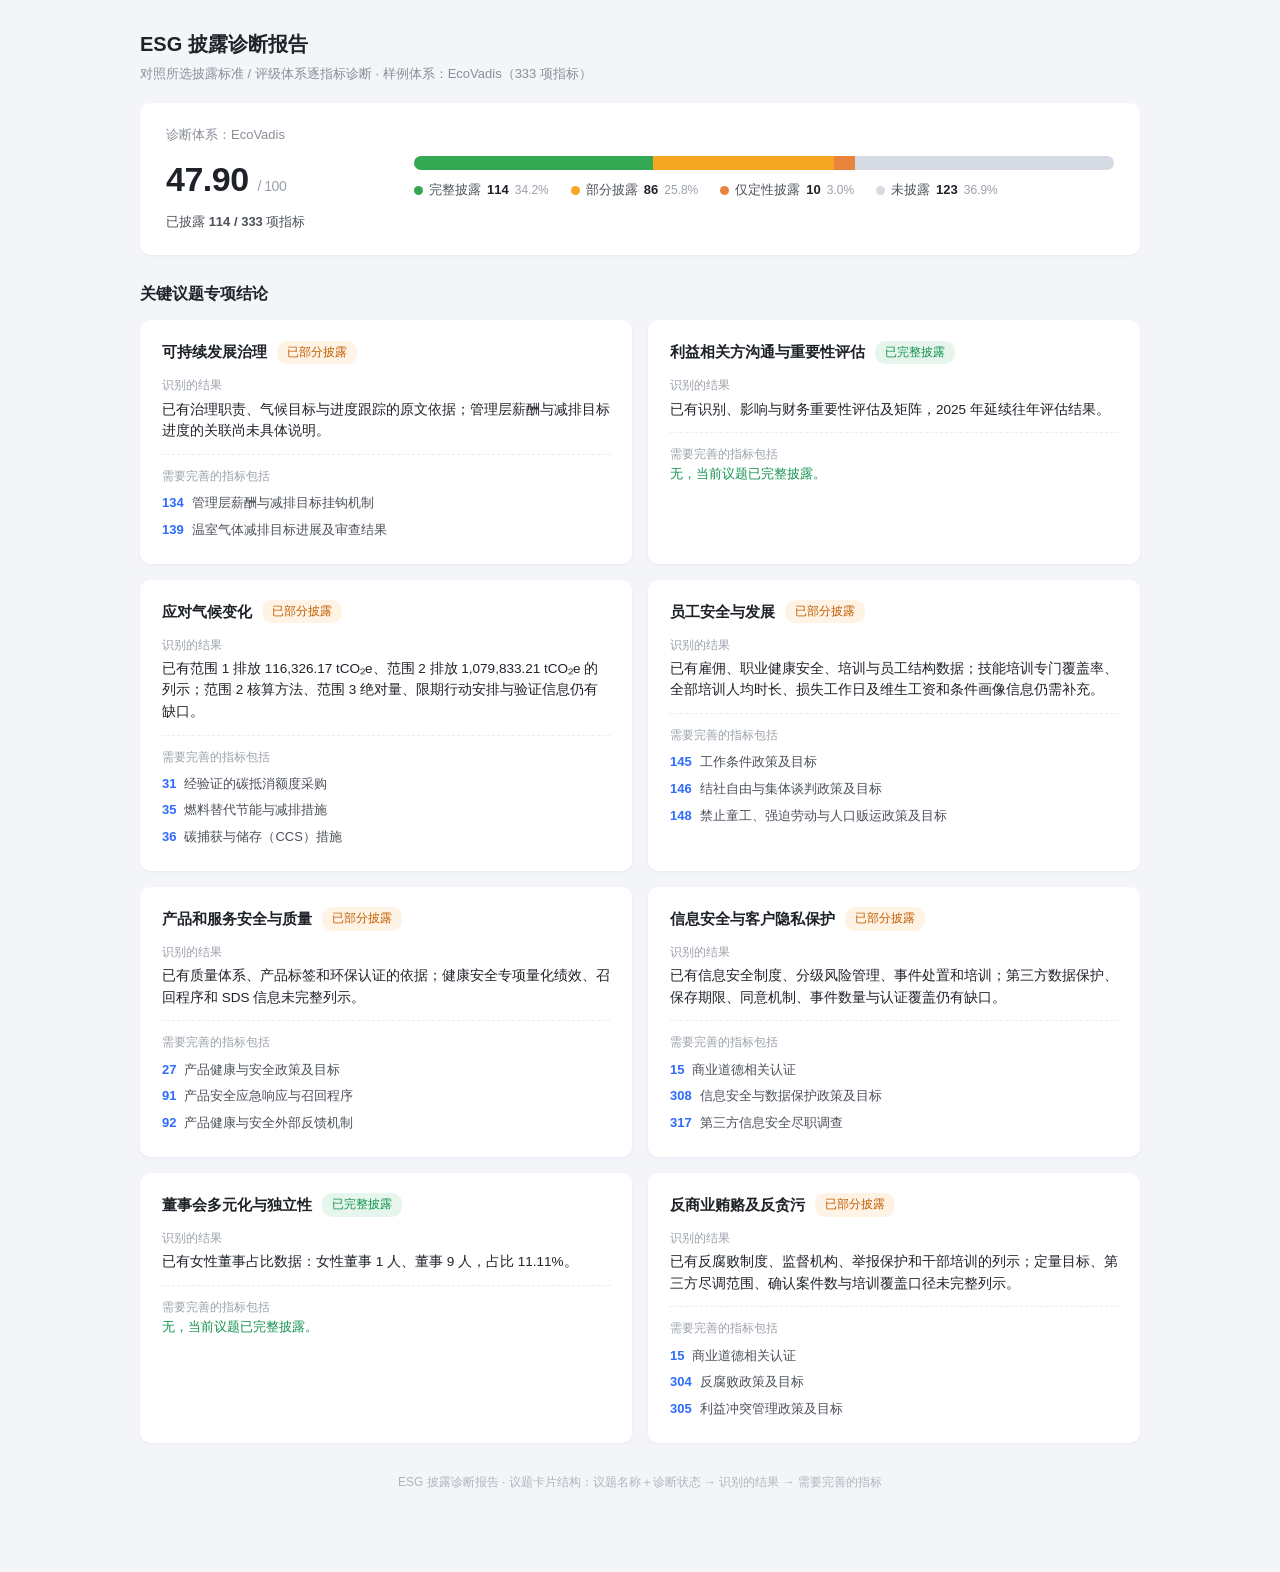
<file: diagnosis.html>
<!DOCTYPE html>
<html lang="zh-CN">
<head>
<meta charset="utf-8">
<meta name="viewport" content="width=device-width, initial-scale=1">
<title>ESG 披露诊断报告</title>
<style>
  *{box-sizing:border-box;margin:0;padding:0}
  html{background:#f3f5f9}
  body{font-family:-apple-system,"PingFang SC","Microsoft YaHei","Helvetica Neue",sans-serif;color:#1f2329;font-size:14px;line-height:1.6}
  .wrap{max-width:1040px;margin:0 auto;padding:28px 20px 80px}

  header.page{margin-bottom:18px}
  header.page h1{font-size:20px;font-weight:600}
  header.page .sub{color:#8a8f99;font-size:13px;margin-top:4px}

  .card{background:#fff;border-radius:10px;padding:22px 26px;margin-bottom:20px;box-shadow:0 1px 3px rgba(15,30,60,.05)}

  /* ---------- 顶部总览（合并原两张统计卡） ---------- */
  .overview{display:flex;gap:48px;align-items:center;flex-wrap:wrap}
  .ov-left{min-width:200px}
  .ov-sys{font-size:13px;color:#8a8f99;margin-bottom:6px}
  .ov-score{font-size:34px;font-weight:700;letter-spacing:-.5px}
  .ov-score small{font-size:14px;color:#9aa0aa;font-weight:400}
  .ov-done{margin-top:6px;font-size:13px;color:#4c515a}
  .ov-right{flex:1;min-width:320px}
  .bar{display:flex;height:14px;border-radius:7px;overflow:hidden;background:#eef0f4}
  .bar i{display:block;height:100%}
  .s-full{background:#34a853}.s-part{background:#f5a623}.s-qual{background:#e8843c}.s-none{background:#d6dae2}
  .legend{display:flex;gap:22px;flex-wrap:wrap;margin-top:10px;font-size:13px;color:#4c515a}
  .legend .k{display:flex;align-items:center;gap:6px}
  .legend .dot{width:9px;height:9px;border-radius:50%;display:inline-block}
  .legend b{font-weight:600;color:#1f2329}
  .legend .pct{color:#9aa0aa;font-size:12px}

  /* ---------- 议题卡片 ---------- */
  .sec-title{font-size:16px;font-weight:600;margin:26px 0 14px}
  .grid{display:grid;grid-template-columns:1fr 1fr;gap:16px}
  @media(max-width:820px){.grid{grid-template-columns:1fr}}
  .topic{background:#fff;border-radius:10px;padding:20px 22px;box-shadow:0 1px 3px rgba(15,30,60,.05);display:flex;flex-direction:column}

  /* ① 议题名称 + 诊断状态 */
  .t-head{display:flex;align-items:center;gap:10px;flex-wrap:wrap}
  .t-name{font-size:15px;font-weight:600}
  .diag{font-size:12px;padding:2px 10px;border-radius:10px;white-space:nowrap}
  .d-full{background:#e6f6ec;color:#12934f}
  .d-part{background:#fff3e6;color:#c25e00}
  .d-none{background:#f0f2f6;color:#8a8f99}

  /* ② 识别的结果 */
  .blk{margin-top:12px}
  .blk .lb{font-size:12px;color:#9aa0aa;margin-bottom:3px}
  .blk .tx{font-size:13.5px;color:#1f2329}

  /* ③ 需要完善的指标 */
  .gaps{margin-top:12px;padding-top:12px;border-top:1px dashed #e9ecf1}
  .gap-list{margin-top:4px}
  .gap{display:flex;gap:8px;font-size:13px;padding:3px 0;color:#4c515a}
  .gap .no{color:#2f6bff;font-weight:600;white-space:nowrap}
  .gap-none{font-size:13px;color:#12934f}
  .more{font-size:12px;color:#9aa0aa;margin-top:6px}
  .more a{color:#2f6bff;cursor:pointer;text-decoration:none}

  footer{color:#b0b5bd;font-size:12px;text-align:center;margin-top:30px}
</style>
</head>
<body>
<div class="wrap">

  <header class="page">
    <h1>ESG 披露诊断报告</h1>
    <div class="sub">对照所选披露标准 / 评级体系逐指标诊断 · 样例体系：EcoVadis（333 项指标）</div>
  </header>

  <!-- ============ 诊断总览（原「各体系诊断表现」+「指标披露程度统计」合并为一张卡） ============ -->
  <section class="card">
    <div class="overview">
      <div class="ov-left">
        <div class="ov-sys">诊断体系：EcoVadis</div>
        <div class="ov-score">47.90 <small>/ 100</small></div>
        <div class="ov-done">已披露 <b>114 / 333</b> 项指标</div>
      </div>
      <div class="ov-right">
        <div class="bar">
          <i class="s-full" style="width:34.2%"></i><i class="s-part" style="width:25.8%"></i><i class="s-qual" style="width:3.0%"></i><i class="s-none" style="width:37.0%"></i>
        </div>
        <div class="legend">
          <span class="k"><i class="dot s-full"></i>完整披露 <b>114</b> <span class="pct">34.2%</span></span>
          <span class="k"><i class="dot s-part"></i>部分披露 <b>86</b> <span class="pct">25.8%</span></span>
          <span class="k"><i class="dot s-qual"></i>仅定性披露 <b>10</b> <span class="pct">3.0%</span></span>
          <span class="k"><i class="dot s-none"></i>未披露 <b>123</b> <span class="pct">36.9%</span></span>
        </div>
      </div>
    </div>
  </section>

  <div class="sec-title">关键议题专项结论</div>
  <div class="grid">

    <!-- 卡片模板：①议题名称+诊断状态 → ②识别的结果（已有……） → ③需要完善的指标包括 -->
    <div class="topic">
      <div class="t-head"><span class="t-name">可持续发展治理</span><span class="diag d-part">已部分披露</span></div>
      <div class="blk"><div class="lb">识别的结果</div><div class="tx">已有治理职责、气候目标与进度跟踪的原文依据；管理层薪酬与减排目标进度的关联尚未具体说明。</div></div>
      <div class="gaps"><div class="lb" style="font-size:12px;color:#9aa0aa">需要完善的指标包括</div>
        <div class="gap-list">
          <div class="gap"><span class="no">134</span>管理层薪酬与减排目标挂钩机制</div>
          <div class="gap"><span class="no">139</span>温室气体减排目标进展及审查结果</div>
        </div>
      </div>
    </div>

    <div class="topic">
      <div class="t-head"><span class="t-name">利益相关方沟通与重要性评估</span><span class="diag d-full">已完整披露</span></div>
      <div class="blk"><div class="lb">识别的结果</div><div class="tx">已有识别、影响与财务重要性评估及矩阵，2025 年延续往年评估结果。</div></div>
      <div class="gaps"><div class="lb" style="font-size:12px;color:#9aa0aa">需要完善的指标包括</div>
        <div class="gap-none">无，当前议题已完整披露。</div>
      </div>
    </div>

    <div class="topic">
      <div class="t-head"><span class="t-name">应对气候变化</span><span class="diag d-part">已部分披露</span></div>
      <div class="blk"><div class="lb">识别的结果</div><div class="tx">已有范围 1 排放 116,326.17 tCO₂e、范围 2 排放 1,079,833.21 tCO₂e 的列示；范围 2 核算方法、范围 3 绝对量、限期行动安排与验证信息仍有缺口。</div></div>
      <div class="gaps"><div class="lb" style="font-size:12px;color:#9aa0aa">需要完善的指标包括</div>
        <div class="gap-list">
          <div class="gap"><span class="no">31</span>经验证的碳抵消额度采购</div>
          <div class="gap"><span class="no">35</span>燃料替代节能与减排措施</div>
          <div class="gap"><span class="no">36</span>碳捕获与储存（CCS）措施</div>
        </div>
      </div>
    </div>

    <div class="topic">
      <div class="t-head"><span class="t-name">员工安全与发展</span><span class="diag d-part">已部分披露</span></div>
      <div class="blk"><div class="lb">识别的结果</div><div class="tx">已有雇佣、职业健康安全、培训与员工结构数据；技能培训专门覆盖率、全部培训人均时长、损失工作日及维生工资和条件画像信息仍需补充。</div></div>
      <div class="gaps"><div class="lb" style="font-size:12px;color:#9aa0aa">需要完善的指标包括</div>
        <div class="gap-list">
          <div class="gap"><span class="no">145</span>工作条件政策及目标</div>
          <div class="gap"><span class="no">146</span>结社自由与集体谈判政策及目标</div>
          <div class="gap"><span class="no">148</span>禁止童工、强迫劳动与人口贩运政策及目标</div>
        </div>
      </div>
    </div>

    <div class="topic">
      <div class="t-head"><span class="t-name">产品和服务安全与质量</span><span class="diag d-part">已部分披露</span></div>
      <div class="blk"><div class="lb">识别的结果</div><div class="tx">已有质量体系、产品标签和环保认证的依据；健康安全专项量化绩效、召回程序和 SDS 信息未完整列示。</div></div>
      <div class="gaps"><div class="lb" style="font-size:12px;color:#9aa0aa">需要完善的指标包括</div>
        <div class="gap-list">
          <div class="gap"><span class="no">27</span>产品健康与安全政策及目标</div>
          <div class="gap"><span class="no">91</span>产品安全应急响应与召回程序</div>
          <div class="gap"><span class="no">92</span>产品健康与安全外部反馈机制</div>
        </div>
      </div>
    </div>

    <div class="topic">
      <div class="t-head"><span class="t-name">信息安全与客户隐私保护</span><span class="diag d-part">已部分披露</span></div>
      <div class="blk"><div class="lb">识别的结果</div><div class="tx">已有信息安全制度、分级风险管理、事件处置和培训；第三方数据保护、保存期限、同意机制、事件数量与认证覆盖仍有缺口。</div></div>
      <div class="gaps"><div class="lb" style="font-size:12px;color:#9aa0aa">需要完善的指标包括</div>
        <div class="gap-list">
          <div class="gap"><span class="no">15</span>商业道德相关认证</div>
          <div class="gap"><span class="no">308</span>信息安全与数据保护政策及目标</div>
          <div class="gap"><span class="no">317</span>第三方信息安全尽职调查</div>
        </div>
      </div>
    </div>

    <div class="topic">
      <div class="t-head"><span class="t-name">董事会多元化与独立性</span><span class="diag d-full">已完整披露</span></div>
      <div class="blk"><div class="lb">识别的结果</div><div class="tx">已有女性董事占比数据：女性董事 1 人、董事 9 人，占比 11.11%。</div></div>
      <div class="gaps"><div class="lb" style="font-size:12px;color:#9aa0aa">需要完善的指标包括</div>
        <div class="gap-none">无，当前议题已完整披露。</div>
      </div>
    </div>

    <div class="topic">
      <div class="t-head"><span class="t-name">反商业贿赂及反贪污</span><span class="diag d-part">已部分披露</span></div>
      <div class="blk"><div class="lb">识别的结果</div><div class="tx">已有反腐败制度、监督机构、举报保护和干部培训的列示；定量目标、第三方尽调范围、确认案件数与培训覆盖口径未完整列示。</div></div>
      <div class="gaps"><div class="lb" style="font-size:12px;color:#9aa0aa">需要完善的指标包括</div>
        <div class="gap-list">
          <div class="gap"><span class="no">15</span>商业道德相关认证</div>
          <div class="gap"><span class="no">304</span>反腐败政策及目标</div>
          <div class="gap"><span class="no">305</span>利益冲突管理政策及目标</div>
        </div>
      </div>
    </div>

  </div>

  <footer>ESG 披露诊断报告 · 议题卡片结构：议题名称＋诊断状态 → 识别的结果 → 需要完善的指标</footer>
</div>
</body>
</html>
</file>
<file: assets/styles.css>
*{box-sizing:border-box;margin:0;padding:0}
  html{background:#f3f5f9}
  body{font-family:-apple-system,"PingFang SC","Microsoft YaHei","Helvetica Neue",sans-serif;color:#1f2329;font-size:14px;line-height:1.6}
  .wrap{max-width:1040px;margin:0 auto;padding:28px 20px 80px}

  /* ---------- 头部 ---------- */
  header.page{margin-bottom:18px;position:relative}
  header.page h1{font-size:20px;font-weight:600}
  header.page .sub{color:#8a8f99;font-size:13px;margin-top:4px}
  .top-nav{position:absolute;right:2px;top:7px;display:flex;gap:16px}
  .top-nav a{font-size:12.5px;color:#8a8f99;text-decoration:none}
  .top-nav a:hover{color:#2f6bff}

  /* ---------- 改版说明 ---------- */
  .brief{background:#fffdf5;border:1px solid #f0e3b6;border-radius:10px;padding:16px 20px;margin-bottom:18px}
  .brief h3{font-size:14px;color:#8a6d1a;margin-bottom:8px;display:flex;align-items:center;gap:8px}
  .brief ol{padding-left:20px;color:#5c5f66;font-size:13px}
  .brief li{margin:4px 0}
  .brief .toggle{float:right;font-size:12px;color:#8a6d1a;cursor:pointer;user-select:none}

  /* ---------- 卡片 ---------- */
  .card{background:#fff;border-radius:10px;padding:22px 26px;margin-bottom:20px;box-shadow:0 1px 3px rgba(15,30,60,.05)}
  .card h2{font-size:16px;font-weight:600;margin-bottom:4px;display:flex;align-items:center;gap:10px;flex-wrap:wrap}
  .card .h2sub{font-size:12px;color:#9aa0aa;font-weight:400}
  .divider{height:1px;background:#eef0f4;margin:14px -26px 18px}

  /* ---------- 表单 ---------- */
  .grid{display:grid;grid-template-columns:1fr 1fr;gap:16px 40px;margin-top:14px}
  .grid .full{grid-column:1/-1}
  .field>label{display:flex;align-items:center;gap:6px;font-size:13px;color:#4c515a;margin-bottom:6px}
  .req{color:#e64545}
  .input,.select,textarea.ta{width:100%;border:1px solid #d8dce3;border-radius:6px;padding:8px 11px;font-size:14px;color:#1f2329;background:#fff;font-family:inherit}
  .input:focus,.select:focus,textarea.ta:focus{outline:none;border-color:#2f6bff;box-shadow:0 0 0 2px rgba(47,107,255,.12)}
  .note{font-size:12px;color:#9aa0aa;margin-top:4px}
  .pair{display:flex;gap:16px}
  .pair .field{flex:1}
  .radios{display:flex;gap:22px;flex-wrap:wrap;padding-top:7px;font-size:13px}
  .radios label{display:flex;align-items:center;gap:6px;color:#4c515a;cursor:pointer}
  .checks{display:flex;gap:10px;flex-wrap:wrap;margin-top:10px}
  .std-check{display:flex;align-items:center;gap:8px;border:1px solid #d8dce3;border-radius:8px;padding:9px 14px;cursor:pointer;font-size:14px;transition:.15s;background:#fff}
  .std-check:hover{border-color:#2f6bff}
  .std-check.on{border-color:#2f6bff;background:#eef4ff;color:#2f6bff;font-weight:500}
  .std-check input{accent-color:#2f6bff}
  .std-check .meta{font-size:11px;color:#9aa0aa;font-weight:400}

  /* ---------- 可选设置 ---------- */
  details.optional{margin-top:16px;border:1px dashed #d8dce3;border-radius:8px;background:#fafbfc}
  details.optional summary{cursor:pointer;padding:10px 16px;font-size:13px;color:#5c5f66;list-style:none;display:flex;align-items:center;gap:8px;user-select:none}
  details.optional summary::-webkit-details-marker{display:none}
  details.optional summary::before{content:"▸";color:#9aa0aa;transition:.15s}
  details.optional[open] summary::before{transform:rotate(90deg)}
  .optional-body{padding:4px 16px 14px}
  .opt-check{display:inline-flex;align-items:center;gap:6px;font-size:13px;color:#4c515a;margin:4px 16px 4px 0;cursor:pointer}
  .opt-check input{accent-color:#2f6bff}

  /* ---------- 填报页签区 ---------- */
  .tabzone{margin-top:14px}
  .std-tabs{display:flex;gap:6px;flex-wrap:wrap;border-bottom:2px solid #e9ecf1;padding-bottom:0}
  .std-tab{padding:9px 18px 10px;border:1px solid transparent;border-bottom:none;border-radius:8px 8px 0 0;cursor:pointer;font-size:14px;color:#4c515a;background:transparent;transition:.15s;margin-bottom:-2px}
  .std-tab:hover{color:#2f6bff}
  .std-tab.active{background:#2f6bff;color:#fff;font-weight:500;border-color:#2f6bff}
  .std-tab .cnt{font-size:11px;opacity:.75;margin-left:4px}
  .std-tab.preview-tab{color:#9aa0aa}
  .std-tab.preview-tab.active{background:#1f2329;border-color:#1f2329;color:#fff}
  .empty-hint{padding:34px 0;text-align:center;color:#9aa0aa;font-size:13px}

  /* ---------- 议题导航 ---------- */
  .topic-row{display:flex;gap:8px;flex-wrap:wrap;margin:16px 0 6px}
  .pill{padding:5px 14px;border-radius:15px;background:#f0f2f6;color:#4c515a;cursor:pointer;font-size:13px;transition:.15s;border:1px solid transparent}
  .pill:hover{color:#2f6bff}
  .pill.active{background:#e6efff;color:#2f6bff;font-weight:600;border-color:#c2d7ff}
  .std-desc{font-size:12px;color:#9aa0aa;margin-top:14px}

  /* ---------- 指标卡片 ---------- */
  .item{border:1px solid #e6e9ef;border-radius:8px;padding:14px 18px;margin-bottom:12px;transition:.15s}
  .item:hover{border-color:#c2d7ff}
  .item-head{display:flex;align-items:center;gap:8px;margin-bottom:6px;flex-wrap:wrap}
  .code{font-weight:600;color:#2f6bff;font-size:14px}
  .tag{font-size:11px;padding:2px 8px;border-radius:8px;white-space:nowrap}
  .t-num{background:#e6f6ec;color:#12934f}
  .t-txt{background:#f0e9ff;color:#6b4fbb}
  .t-mix{background:#fff3e6;color:#c25e00}
  .it-name{font-weight:600;color:#1f2329}
  .lv2{color:#9aa0aa;font-weight:400;font-size:12.5px}
  .use-wrap{margin-left:auto;font-size:11.5px;color:#9aa0aa;white-space:nowrap}
  .use-wrap b{font-weight:400;color:#9aa0aa;transition:.15s}
  .use-wrap b.on{color:#6b4fbb;font-weight:600}

  /* ---------- 视图切换 / 批量录入 ---------- */
  .seg{display:inline-flex;background:#f0f2f6;border-radius:8px;padding:3px;margin-left:14px;vertical-align:middle}
  .seg button{padding:4px 14px;border:none;background:transparent;border-radius:6px;cursor:pointer;font-size:12.5px;color:#5c5f66;font-family:inherit}
  .seg button.on{background:#fff;box-shadow:0 1px 3px rgba(0,0,0,.14);color:#1f2329;font-weight:600}
  table.batch{margin-bottom:16px}
  table.batch tr.blk td{background:#f7f8fa;font-weight:600;color:#4c515a;font-size:13px}
  table.batch .c-code{color:#2f6bff;font-weight:600;white-space:nowrap}
  table.batch .c-unit{color:#8a8f99;white-space:nowrap}
  table.batch .c-use{font-size:12px;color:#9aa0aa;white-space:nowrap}
  table.batch .input{width:150px;padding:6px 9px}
  .cell-hint{font-size:12px;color:#9aa0aa;margin-top:2px}
  .blk-title{font-size:13px;font-weight:600;color:#4c515a;margin:14px 0 8px}

  /* ---------- 收资易用性 ---------- */
  .toolbar{display:flex;gap:8px;margin-left:auto}
  .tool-btn{border:1px solid #d8dce3;background:#fff;border-radius:6px;padding:5px 12px;font-size:12.5px;color:#4c515a;cursor:pointer;font-family:inherit}
  .tool-btn:hover{border-color:#2f6bff;color:#2f6bff}
  .progress-wrap{display:flex;align-items:center;gap:12px;margin:12px 0 2px}
  .progress-bar{flex:1;height:6px;background:#eef0f4;border-radius:3px;overflow:hidden}
  .progress-bar i{display:block;height:100%;background:#2f6bff;border-radius:3px}
  .progress-txt{font-size:12px;color:#8a8f99;white-space:nowrap}
  .st{font-size:11px;padding:1px 7px;border-radius:8px;white-space:nowrap}
  .st-todo{background:#f0f2f6;color:#9aa0aa}
  .st-done{background:#e6f6ec;color:#12934f}
  .st-check{background:#fff3e6;color:#c25e00}
  .pill .dot{display:inline-block;width:6px;height:6px;border-radius:50%;margin-left:5px;vertical-align:1px}
  .dot-g{background:#34a853}.dot-y{background:#f5a623}.dot-gy{background:#c9cdd4}
  .yoy{display:flex;align-items:center;gap:10px;font-size:12px;color:#8a8f99;margin-top:6px;flex-wrap:wrap}
  .yoy .ref{color:#2f6bff;cursor:pointer}
  .yoy .warn{color:#d4380d}
  .src-guide{margin-top:8px;font-size:12px;color:#8a8f99}
  .src-guide summary{cursor:pointer;color:#6c7178;list-style:none;user-select:none}
  .src-guide summary::-webkit-details-marker{display:none}
  .src-guide summary::before{content:"▸ ";color:#b0b5bd}
  .src-guide[open] summary::before{content:"▾ "}
  .src-guide table{width:100%;border-collapse:collapse;margin-top:6px}
  .src-guide td{border:1px solid #eef0f4;padding:5px 10px;font-size:12px;color:#5c5f66}
  .src-guide td:first-child{background:#fafbfc;width:76px;color:#9aa0aa}
  .req-line{font-size:13.5px;color:#1f2329}
  .req-line .k{color:#9aa0aa;font-size:12px;margin-right:6px}
  .hint{font-size:12px;color:#8a8f99;background:#f7f8fa;border-left:3px solid #d8dce3;border-radius:0 6px 6px 0;padding:7px 12px;margin:9px 0}
  .hint .k{color:#6c7178;font-weight:600}
  .input-line{display:flex;gap:10px;align-items:center;margin-top:8px}
  .input-line .input{max-width:280px}
  .unit{color:#8a8f99;font-size:13px;white-space:nowrap}
  textarea.ta{min-height:74px;resize:vertical;margin-top:8px}

  /* ---------- 汇总预览 ---------- */
  table.pv{width:100%;border-collapse:collapse;margin-top:14px;font-size:13px}
  table.pv th{background:#f7f8fa;color:#5c5f66;font-weight:500;text-align:left;padding:10px 14px;border-bottom:1px solid #e9ecf1}
  table.pv td{padding:10px 14px;border-bottom:1px solid #f0f2f5;color:#1f2329}
  table.pv tr:last-child td{border-bottom:none}

  footer{color:#b0b5bd;font-size:12px;text-align:center;margin-top:30px}
  @media(max-width:720px){.grid{grid-template-columns:1fr}}

/* ---------- 汇总预览小标题 / 办公地点 ---------- */
.pv-h{font-size:14px;margin:22px 0 4px;color:#1f2329}
.pv-sub{font-size:12px;color:#9aa0aa;font-weight:400}
.office-table{width:100%;border-collapse:collapse;font-size:13px}
.office-table th{text-align:left;color:#8a8f99;font-weight:500;padding:6px 8px;font-size:12px}
.office-table td{padding:4px 8px 4px 0}
.office-table .input{padding:6px 9px}

/* ---------------- 初步诊断缺口联动 ---------------- */
#diagBar{margin:2px 0 14px}
.diagbar{display:flex;align-items:center;gap:12px;flex-wrap:wrap;padding:10px 14px;background:#fff8f0;border:1px solid #f0d9b5;border-radius:10px;font-size:12.5px}
.diag-detail{margin-top:8px;padding:6px 14px 10px;background:#fffaf2;border:1px solid #f3e2c8;border-radius:10px;font-size:12.5px}
.dd-meta{color:#b0a08a;font-size:11.5px;padding:6px 0 4px}
.dd-row{display:flex;align-items:flex-start;gap:10px;padding:7px 0;border-top:1px dashed #f0e4cd;flex-wrap:wrap}
.dd-row .dd-name{font-weight:600;color:#4c515a;min-width:200px}
.dd-gaps{display:flex;flex-wrap:wrap;gap:6px;flex:1}
.dd-ok{color:#1e7e34;font-size:12px}
.dg-fold{background:none;border:none;color:#b4541f;cursor:pointer;font-size:12.5px;padding:2px 4px}
.dg-tag{background:#b4541f;color:#fff;border-radius:4px;padding:2px 8px;font-size:12px;white-space:nowrap}
.dg-sum{color:#5c5f66}
.dg-warn{color:#c2571b;font-weight:600}
.dg-act{margin-left:auto;display:flex;gap:12px;align-items:center}
.tool-btn.dg-on{background:#b4541f;color:#fff;border-color:#b4541f}
.dg-link{color:#2f6bff;text-decoration:none;font-size:12.5px;white-space:nowrap}
.dg-badge{display:inline-block;min-width:16px;padding:0 6px;margin-left:6px;border-radius:9px;background:#fdf0e3;color:#c2571b;font-size:11px;line-height:17px;text-align:center;vertical-align:1px}
.dg-badge.dg-full{background:#e6f4ea;color:#1e7e34}
.dg-badge.dg-part{background:#fdf0e3;color:#c2571b}
.dg-badge.dg-none{background:#eceff3;color:#5c5f66}
.diag-panel{margin:0 0 14px;padding:12px 14px;background:#fffaf2;border:1px solid #f3e2c8;border-left:3px solid #e8843c;border-radius:8px;font-size:12.5px;line-height:1.7}
.dp-head{font-weight:600;color:#8a4b12;display:flex;align-items:center;gap:8px;flex-wrap:wrap}
.dp-badge{font-weight:400;font-size:11px;padding:1px 8px;border-radius:9px;background:#fdf0e3;color:#c2571b}
.dp-base{font-weight:400;color:#b0b5bd;font-size:11.5px}
.dp-found{margin-top:6px;color:#4c515a}
.dp-found .k,.dp-gaps .k{color:#b07d3f;font-size:11.5px;margin-right:6px}
.dp-gaps{margin-top:8px;display:flex;flex-wrap:wrap;gap:6px;align-items:center}
.dp-gap{background:#fff;border:1px solid #f3e2c8;border-radius:6px;padding:2px 8px;color:#8a4b12;font-size:12px}
.dp-more{color:#8a8f99;font-size:12px}
.dp-more a{color:#2f6bff;text-decoration:none}

/* 指标编号前缀说明 */
.code-lg{margin-left:12px;color:#a4a9b1;font-size:11.5px;font-weight:400}

/* 披露标准保存门闸 */
.std-gate{display:flex;align-items:center;gap:10px;margin:10px 0 0;padding:9px 12px;background:#fff8ef;border:1px solid #f3e2c8;border-left:3px solid #e8843c;border-radius:8px;font-size:12.5px}
.sg-txt{color:#8a4b12}
.std-gate .sg-save{margin-left:auto}
.tabzone{position:relative}
.tabzone.locked>#stdTabs,.tabzone.locked>#pgSlot,.tabzone.locked>#stdBody{opacity:.35;pointer-events:none;user-select:none;filter:saturate(.4)}
.tabzone.locked::after{content:'请先保存披露标准选择，再开始填写';position:absolute;left:50%;top:110px;transform:translateX(-50%);padding:10px 18px;background:#fffdf9;border:1px solid #f0d9b5;border-radius:8px;color:#8a4b12;font-size:13px;font-weight:600;box-shadow:0 6px 18px rgba(180,84,31,.08);z-index:5;white-space:nowrap}

/* 主题组折叠（定量批量 / 定性撰写 / 定性·定量） */
.blk{cursor:pointer}
.blk:hover td{background:#f5f7fa !important}
tr.blk .blk-arrow{display:inline-block;margin-right:6px;color:#8a8f99;transition:transform .15s}
tr.blk.off .blk-arrow{transform:rotate(-90deg)}
.blk-cnt{margin-left:8px;color:#a4a9b1;font-size:11.5px;font-weight:400}
.tg-hd{cursor:pointer;user-select:none;display:flex;align-items:center;gap:8px}
.tg-arrow{color:#8a8f99;font-size:12px;transition:transform .15s}
.topic-sec.collapsed .tg-arrow{transform:rotate(-90deg)}
.topic-sec.collapsed .tg-body{display:none}

/* ---------------- 指标归口：责任部门 + 证据来源 ---------------- */
.src-line{display:flex;align-items:center;gap:8px;margin-top:9px;padding-top:8px;border-top:1px dashed #eef0f4;flex-wrap:wrap}
.src-line .k{color:#9aa0aa;font-size:12px;white-space:nowrap}
.src-line .select{width:150px;padding:5px 8px;font-size:12.5px}
.src-line .input{flex:1;min-width:220px;padding:5px 8px;font-size:12.5px}

/* 议题批量归口条（按议题区块视图） */
.dept-batch{display:flex;align-items:center;gap:8px;margin:4px 0 12px;padding:8px 12px;background:#f7f9ff;border:1px solid #dfe8fb;border-radius:8px;font-size:12.5px;color:#4c515a;flex-wrap:wrap}
.dept-batch .select{width:150px;padding:4px 8px;font-size:12.5px}
.dept-batch .tool-btn{padding:3px 10px;font-size:12px}
.dept-batch .db-note{color:#9aa0aa;font-size:11.5px}

/* 议题表头内联批量归口（定量批量 / 定性撰写 / 定性·定量视图） */
.blk-dept{display:inline-flex;align-items:center;gap:6px;margin-left:12px;font-weight:400}
.blk-dept .select{width:130px;padding:2px 6px;font-size:12px;border-radius:5px}
.blk-dept .blk-apply{background:none;border:1px solid #c2d7ff;color:#2f6bff;border-radius:5px;padding:2px 9px;font-size:12px;cursor:pointer;font-family:inherit}
.blk-dept .blk-apply:hover{background:#eef4ff}

/* 定量批量视图 · 归口/来源列 */
table.batch td.c-src .select{width:120px;padding:4px 6px;font-size:12px;margin-bottom:4px}
table.batch td.c-src .input{width:100%;min-width:170px;padding:4px 6px;font-size:12px}

/* ---------------- 明细台账（自下而上汇总） ---------------- */
.dt-box{margin-top:8px}
.dt-toggle{color:#2f6bff;cursor:pointer;font-size:12.5px}
.dt-toggle:hover{text-decoration:underline}
.dt-rows{display:flex;flex-direction:column;gap:6px;margin-top:6px}
.dt-row{display:flex;gap:6px;align-items:center;flex-wrap:wrap}
.dt-row .input{padding:5px 8px;font-size:12.5px}
.dt-row .dt-name{flex:1.4;min-width:140px}
.dt-row .dt-val{width:120px;flex:none}
.dt-row .dt-unit{width:80px;flex:none}
.dt-row .dt-note{flex:1;min-width:110px}
.dt-row .dt-del{padding:4px 8px}
.dt-sum{margin-top:6px;font-size:12.5px;color:#4c515a}
.dt-sum b{color:#2f6bff}
.dt-add{margin-left:12px;color:#2f6bff;cursor:pointer;font-size:12px}
.dt-warnline{color:#d4380d;font-size:12px;margin-top:2px}
.dt-locked{background:#f5f7fa !important;color:#4c515a}

/* 已核对状态 */
.st-ok{background:#e3eefe;color:#1d4ed8}

/* ---------------- 分派总览 ---------------- */
.dept-dash{margin:0 0 14px;padding:12px 14px;background:#f7f9ff;border:1px solid #dfe8fb;border-radius:10px;font-size:12.5px}
.dept-dash table.pv{margin-top:0}
.dd-ua{margin-top:10px;color:#4c515a;display:flex;flex-wrap:wrap;gap:6px;align-items:center}
.dd-ua-tip{color:#9aa0aa;font-size:11.5px}
.dd-jump{cursor:pointer}
.dd-jump:hover{border-color:#2f6bff;color:#2f6bff}

/* ---------------- 导出菜单 ---------------- */
.export-menu{position:relative}
.export-menu summary{list-style:none;cursor:pointer}
.export-menu summary::-webkit-details-marker{display:none}
.export-menu[open] summary{border-color:#2f6bff;color:#2f6bff}
.em-list{position:absolute;right:0;top:calc(100% + 4px);z-index:20;background:#fff;border:1px solid #e6e9ef;border-radius:8px;box-shadow:0 8px 24px rgba(15,30,60,.12);padding:4px;min-width:230px}
.em-list button{display:block;width:100%;text-align:left;border:none;background:none;padding:8px 10px;font-size:12.5px;color:#4c515a;cursor:pointer;border-radius:6px;font-family:inherit}
.em-list button:hover{background:#f0f4ff;color:#2f6bff}

/* 基本信息折叠 */
#metaCard.folded .grid,#metaCard.folded details.optional{display:none}
#metaCard .h2sub{font-weight:400}
</file>
